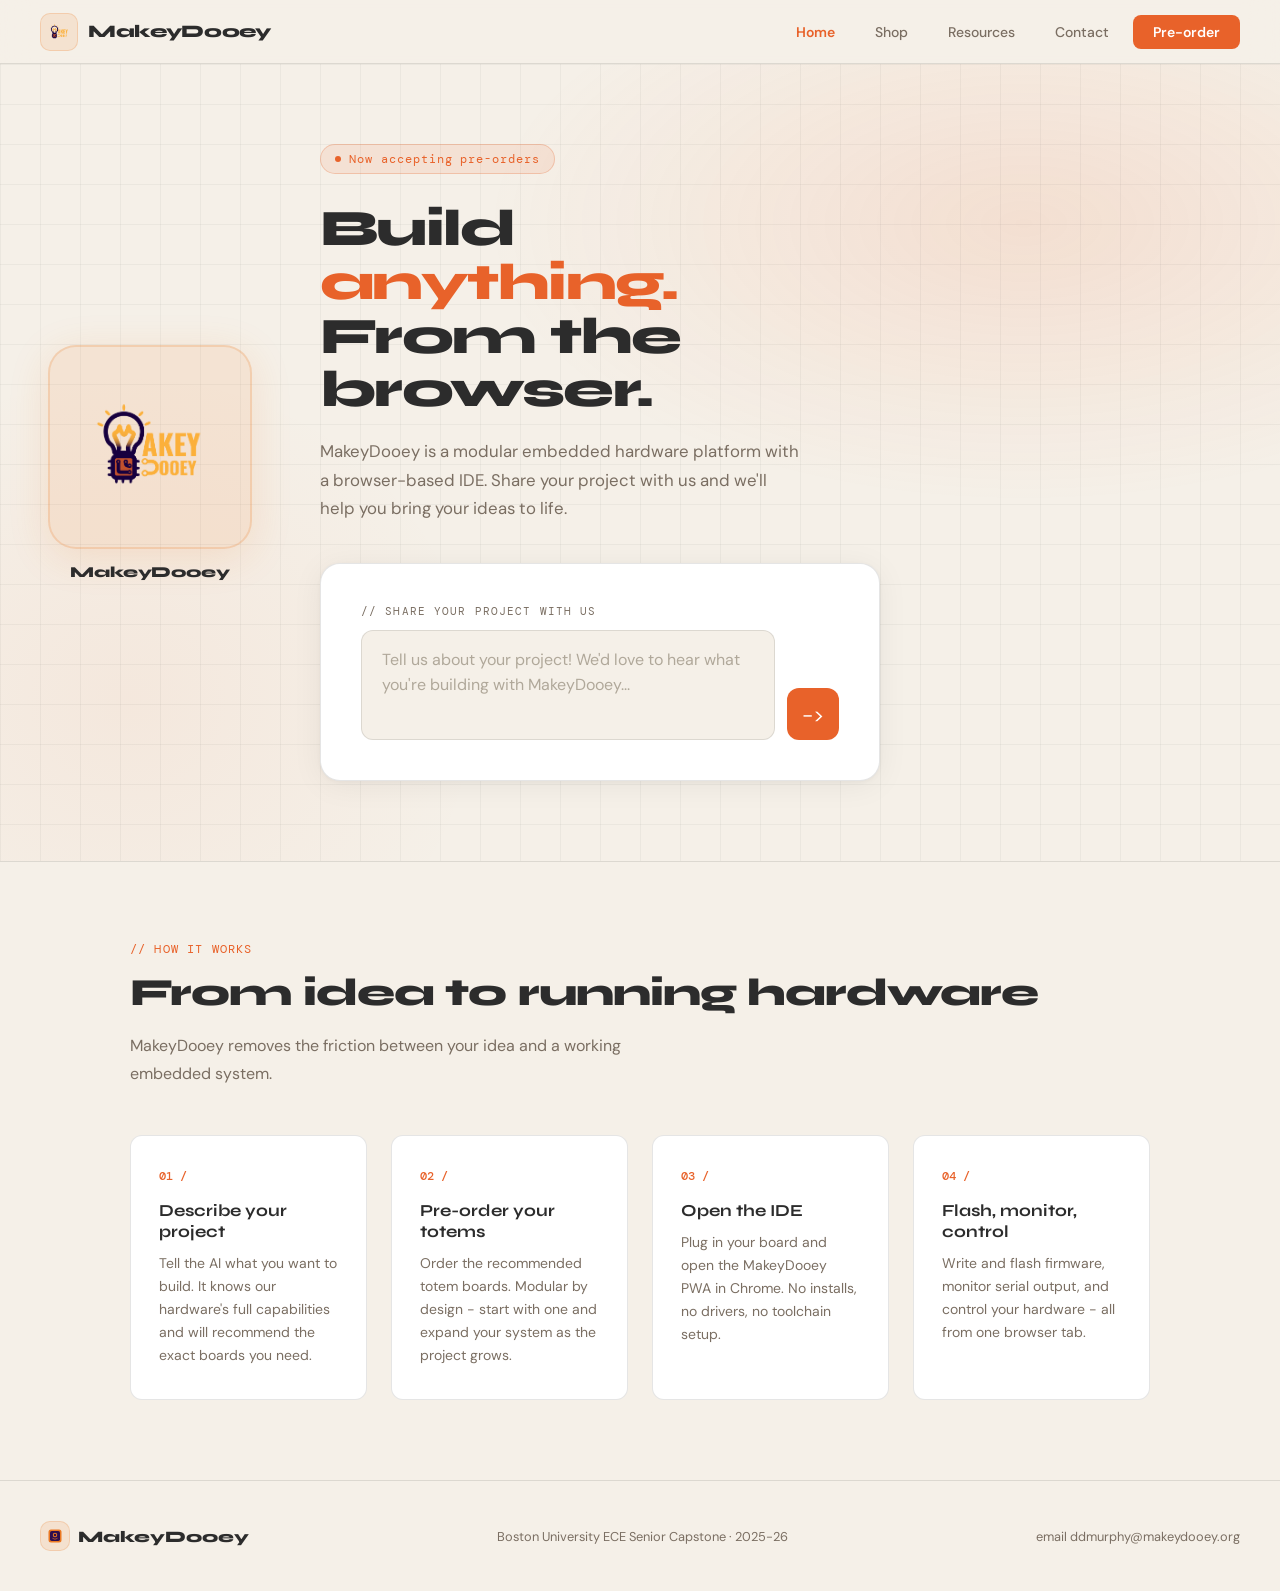
<file: index.html>
<!DOCTYPE html>
<html lang="en">
<head>
  <meta charset="UTF-8" />
  <meta name="viewport" content="width=device-width, initial-scale=1.0" />
  <title>MakeyDooey - Build Without Limits</title>
  <link rel="icon" type="image/png" href="assets/images/wike.png" />
  
  <!-- Preconnect to fonts -->
  <link rel="preconnect" href="https://fonts.googleapis.com" />
  <link rel="preconnect" href="https://fonts.gstatic.com" crossorigin />
  <link href="https://fonts.googleapis.com/css2?family=Syne:wght@400;600;700;800&family=DM+Mono:ital,wght@0,300;0,400;0,500;1,300&family=DM+Sans:ital,opsz,wght@0,9..40,300;0,9..40,400;0,9..40,500;1,9..40,300&display=swap" rel="stylesheet" />
  
  <!-- Modular CSS -->
  <link rel="stylesheet" href="css/variables.css" />
  <link rel="stylesheet" href="css/reset.css" />
  <link rel="stylesheet" href="css/navigation.css" />
  <link rel="stylesheet" href="css/hero.css" />
  <link rel="stylesheet" href="css/recommender.css" />
  <link rel="stylesheet" href="css/components.css" />
  <link rel="stylesheet" href="css/shop.css" />
  <link rel="stylesheet" href="css/modal.css" />
  <link rel="stylesheet" href="css/pages.css" />
  <link rel="stylesheet" href="css/footer.css" />
  <link rel="stylesheet" href="css/responsive.css" />
  
  <!-- Supabase SDK -->

</head>
<body>

  <!-- Navigation -->
  <nav>
    <button class="nav-logo">
      <div class="nav-logo-icon">
        <img src="assets/images/logo.png" alt="MakeyDooey" style="width:28px;height:28px;object-fit:contain;border-radius:6px;" />
      </div>
      MakeyDooey
    </button>
    <div class="nav-links">
      <button data-page="home" id="nav-home" class="active">Home</button>
      <button data-page="shop" id="nav-shop">Shop</button>
      <button data-page="resources" id="nav-resources">Resources</button>
      <button data-page="contact" id="nav-contact">Contact</button>
      <button class="nav-cta" onclick="window.location.href='preorder.html'">Pre-order</button>
    </div>
  </nav>

  <!-- Home Page -->
  <div class="page active" id="page-home">

    <!-- Hero -->
    <div class="hero">
      <div class="hero-bg"></div>
      <div class="hero-inner">

        <!-- Logo column -->
        <div class="hero-logo-col">
          <div class="hero-logo-box">
            <img src="assets/images/logo.png" alt="MakeyDooey" style="width:160px;height:160px;object-fit:contain;border-radius:16px;" />
          </div>
          <div class="hero-logo-wordmark">MakeyDooey</div>
        </div>

        <!-- Text column -->
        <div class="hero-text-col">
          <div class="hero-tag">Now accepting pre-orders</div>
          <h1>Build <em>anything.</em><br>From the browser.</h1>
          <p>MakeyDooey is a modular embedded hardware platform with a browser-based IDE. Share your project with us and we'll help you bring your ideas to life.</p>

          <!-- Project Submission -->
          <div class="recommender">
            <div class="recommender-label">// share your project with us</div>
            <div class="recommender-input-row">
              <textarea
                id="project-input"
                placeholder="Tell us about your project! We'd love to hear what you're building with MakeyDooey..."
                rows="3"
              ></textarea>
              <button class="recommender-send" id="send-btn" title="Send project">
                ->
              </button>
            </div>
            <div class="recommender-response" id="recommender-response">
              <div class="recommender-response-inner">
                <div class="response-label">// Project Submitted</div>
                <div class="response-text" id="response-text"></div>
              </div>
            </div>
          </div>
        </div>

      </div>
    </div>

    <hr class="divider" />

    <!-- How it works -->
    <div class="section">
      <div class="section-tag">// how it works</div>
      <h2>From idea to running hardware</h2>
      <p class="section-sub">MakeyDooey removes the friction between your idea and a working embedded system.</p>
      <div class="steps">
        <div class="step">
          <div class="step-num">01 /</div>
          <h3>Describe your project</h3>
          <p>Tell the AI what you want to build. It knows our hardware's full capabilities and will recommend the exact boards you need.</p>
        </div>
        <div class="step">
          <div class="step-num">02 /</div>
          <h3>Pre-order your totems</h3>
          <p>Order the recommended totem boards. Modular by design - start with one and expand your system as the project grows.</p>
        </div>
        <div class="step">
          <div class="step-num">03 /</div>
          <h3>Open the IDE</h3>
          <p>Plug in your board and open the MakeyDooey PWA in Chrome. No installs, no drivers, no toolchain setup.</p>
        </div>
        <div class="step">
          <div class="step-num">04 /</div>
          <h3>Flash, monitor, control</h3>
          <p>Write and flash firmware, monitor serial output, and control your hardware - all from one browser tab.</p>
        </div>
      </div>
    </div>

  </div>

  <!-- Shop Page -->
  <div class="page" id="page-shop">

    <div class="page-hero">
      <div class="section-tag">// pre-order now</div>
      <h1>MakeyDooey Hardware</h1>
      <p>Modular totem boards designed for makers, robotics teams, and embedded engineers. All boards ship with full PWA IDE support.</p>
    </div>

    <div class="section">
      <div class="products-grid">

        <!-- Main Totem -->
        <div class="product-card">
          <div class="product-thumb main-totem">
            <img src="assets/images/mtl.png" alt="Main Totem board" />
            <span class="chip-badge">STM32H755</span>
            <span class="preorder-badge">Pre-order</span>
          </div>
          <div class="product-body">
            <h3>Main Totem</h3>
            <p>The brain of the MakeyDooey system. Dual-core STM32H755 running FreeRTOS, acting as the UART bus host and command router for the full totem stack.</p>
            <div class="product-specs">
              <span class="spec-pill">STM32H755 Nucleo</span>
              <span class="spec-pill">FreeRTOS</span>
              <span class="spec-pill">UART host</span>
              <span class="spec-pill">480 MHz</span>
            </div>
            <div class="product-footer">
              <div class="product-price">
                TBD
                <span class="price-sub">Pricing coming soon</span>
              </div>
              <button class="btn-preorder" data-product="Main Totem">Notify Me</button>
            </div>
          </div>
        </div>

        <!-- Motor Totem -->
        <div class="product-card">
          <div class="product-thumb motor-totem">
            >
            <span class="chip-badge">ESP32-S3</span>
            <span class="preorder-badge">Pre-order</span>
          </div>
          <div class="product-body">
            <h3>Motor Totem</h3>
            <p>Drive up to 5 NEMA17 stepper motors and DC motors simultaneously. TMC2209 drivers with stallguard sensorless homing. Controlled over UART from the Main Totem or directly via the PWA.</p>
            <div class="product-specs">
              <span class="spec-pill">ESP32-S3</span>
              <span class="spec-pill">5× TMC2209</span>
              <span class="spec-pill">DRV8871 DC</span>
              <span class="spec-pill">Stallguard</span>
            </div>
            <div class="product-footer">
              <div class="product-price">
                TBD
                <span class="price-sub">Pricing coming soon</span>
              </div>
              <button class="btn-preorder" data-product="Motor Totem">Notify Me</button>
            </div>
          </div>
        </div>

        <!-- ShamanLink -->
        <div class="product-card">
          <div class="product-thumb shamanlink">
            <img src="assets/images/shamanlink.png" alt="ShamanLink PCB" />
            <span class="chip-badge">LPC55S69</span>
            <span class="preorder-badge">Pre-order</span>
          </div>
          <div class="product-body">
            <h3>ShamanLink</h3>
            <p>The custom USB bridge PCB. Converts USB-C to CMSIS-DAP for SWD programming and debugging, plus CAN bus routing between totems. The hardware backbone of the system.</p>
            <div class="product-specs">
              <span class="spec-pill">LPC55S69</span>
              <span class="spec-pill">CMSIS-DAP</span>
              <span class="spec-pill">SWD</span>
              <span class="spec-pill">CAN bus</span>
              <span class="spec-pill">USB-C</span>
            </div>
            <div class="product-footer">
              <div class="product-price">
                TBD
                <span class="price-sub">Pricing coming soon</span>
              </div>
              <button class="btn-preorder" data-product="ShamanLink">Notify Me</button>
            </div>
          </div>
        </div>

        <!-- Starter Bundle -->
        <div class="product-card">
          <div class="product-thumb bundle">
            <img src="assets/images/showcaseBoards.png" alt="MakeyDooey Starter Bundle" />
            <span class="preorder-badge">Best Value</span>
          </div>
          <div class="product-body">
            <h3>Starter Bundle</h3>
            <p>Everything you need to get started: Main Totem, Motor Totem, and ShamanLink. Pre-tested together and ready to drop into your project.</p>
            <div class="product-specs">
              <span class="spec-pill">Main Totem</span>
              <span class="spec-pill">Motor Totem</span>
              <span class="spec-pill">ShamanLink</span>
              <span class="spec-pill">USB-C cable</span>
            </div>
            <div class="product-footer">
              <div class="product-price">
                TBD
                <span class="price-sub">Bundle pricing TBD</span>
              </div>
              <button class="btn-preorder" data-product="Starter Bundle">Notify Me</button>
            </div>
          </div>
        </div>

      </div>
    </div>
  </div>

  <!-- Resources Page -->
  <div class="page" id="page-resources">

    <div class="page-hero">
      <div class="section-tag">// documentation & tools</div>
      <h1>Resources</h1>
      <p>Everything you need to start building with MakeyDooey - from the browser-based IDE to datasheets and source code.</p>
    </div>

    <div class="section">
      <div class="resources-grid">

        <div class="resource-card" onclick="window.open('https://makeydooey.github.io/Software','_blank')">
          <div class="resource-icon orange">></div>
          <h3>MakeyDooey PWA IDE</h3>
          <p>Open the browser-based IDE. Flash firmware, monitor serial output, and control your hardware - no installation required. Chrome or Edge recommended.</p>
          <span class="resource-cta">Open IDE ></span>
        </div>

        <div class="resource-card" onclick="window.open('https://github.com/MakeyDooey/Software','_blank')">
          <div class="resource-icon navy">></div>
          <h3>GitHub Repository</h3>
          <p>Browse the full source code for the PWA IDE, firmware examples, and hardware schematics. Issues and contributions welcome.</p>
          <span class="resource-cta">View on GitHub ></span>
        </div>

        <div class="resource-card" id="datasheet-card">
          <div class="resource-icon green">></div>
          <h3>Hardware Datasheets</h3>
          <p>Technical specifications and pin diagrams for the Main Totem, Motor Totem, and ShamanLink PCB. Updated as hardware revisions ship.</p>
          <span class="resource-cta" id="datasheet-status">Coming soon</span>
        </div>

        <div class="resource-card" id="manual-card">
          <div class="resource-icon orange">></div>
          <h3>User Manual</h3>
          <p>Step-by-step guide covering hardware setup, firmware flashing, serial monitoring, block sequencer, and Motor Totem control via BenjiPanel.</p>
          <span class="resource-cta" id="manual-status">Coming soon</span>
        </div>

        <div class="resource-card" onclick="window.open('https://github.com/MakeyDooey/Software/issues','_blank')">
          <div class="resource-icon navy">></div>
          <h3>Bug Reports & Issues</h3>
          <p>Found something wrong? Open an issue on GitHub. Include your browser version, OS, and steps to reproduce.</p>
          <span class="resource-cta">Open an issue ></span>
        </div>

        <div class="resource-card" data-page="contact">
          <div class="resource-icon green">></div>
          <h3>Get in Touch</h3>
          <p>Have a question that isn't covered here? Reach out directly to the team via email or through GitHub.</p>
          <span class="resource-cta">Contact us ></span>
        </div>

      </div>
    </div>
  </div>

  <!-- Contact Page -->
  <div class="page" id="page-contact">

    <div class="page-hero">
      <div class="section-tag">// get in touch</div>
      <h1>Contact</h1>
      <p>Questions about the hardware, the IDE, or a potential order? We'd love to hear from you.</p>
    </div>

    <div class="section">
      <div class="contact-grid">

        <div class="contact-card">
          <div class="contact-icon">></div>
          <h3>General Inquiries</h3>
          <p>For questions about orders, hardware specs, or anything else - email us directly.</p>
          <a href="mailto:ddmurphy@makeydooey.org" class="contact-link">
            ddmurphy@makeydooey.org ->
          </a>
        </div>

        <div class="contact-card">
          <div class="contact-icon">></div>
          <h3>GitHub</h3>
          <p>Browse the source code, report bugs, or open a feature request on our public repository.</p>
          <a href="https://github.com/MakeyDooey/Software" target="_blank" class="contact-link">
            github.com/MakeyDooey ->
          </a>
        </div>

        <div class="contact-card">
          <div class="contact-icon">></div>
          <h3>Software Support</h3>
          <p>Issues with the PWA IDE, firmware flashing, or serial communication? Open a GitHub issue with your browser and OS details.</p>
          <a href="https://github.com/MakeyDooey/Software/issues" target="_blank" class="contact-link">
            Open an issue ->
          </a>
        </div>

      </div>
    </div>
  </div>

  <!-- Footer -->
  <footer>
    <div class="footer-logo">
      <div class="nav-logo-icon">
        <svg viewBox="0 0 80 80" width="20" height="20" xmlns="http://www.w3.org/2000/svg">
          <rect x="14" y="14" width="52" height="52" rx="10" fill="#EB7923"/>
          <rect x="20" y="20" width="40" height="40" rx="7" fill="#2d0e4e"/>
          <circle cx="40" cy="36" r="9" fill="#EB7923"/>
          <circle cx="40" cy="36" r="5" fill="#2d0e4e"/>
          <path d="M31 50 Q40 57 49 50" stroke="#EB7923" stroke-width="2.5" fill="none" stroke-linecap="round"/>
        </svg>
      </div>
      MakeyDooey
    </div>
    <p>Boston University ECE Senior Capstone · 2025-26</p>
    <p>email <a href="mailto:ddmurphy@makeydooey.org" style="color:var(--muted);">ddmurphy@makeydooey.org</a></p>
  </footer>

  <!-- Pre-order Modal -->
  <div class="modal-overlay" id="modal-overlay">
    <div class="modal" id="modal">
      <button class="modal-close">></button>
      <div id="modal-body-form">
        <h3 id="modal-title">Get notified</h3>
        <p>Leave your email and we'll reach out as soon as <strong id="modal-product-name"></strong> pricing and availability is confirmed.</p>
        <div class="modal-field">
          <label>Full name</label>
          <input type="text" id="modal-name" placeholder="Ada Lovelace" />
        </div>
        <div class="modal-field">
          <label>Email address</label>
          <input type="email" id="modal-email" placeholder="ada@university.edu" />
        </div>
        <button class="modal-submit">Notify me when available</button>
      </div>
      <div id="modal-body-success" class="modal-success" style="display:none;">
        <div class="checkmark">></div>
        <h3>You're on the list!</h3>
        <p style="color:var(--muted);font-size:0.9rem;line-height:1.6;">We'll email you as soon as pre-orders go live. In the meantime, check out the free PWA IDE.</p>
        <br/>
        <button class="btn-preorder" onclick="window.open('https://makeydooey.github.io/Software','_blank')">Open the IDE ></button>
      </div>
    </div>
  </div>

  <!-- Modular JavaScript -->
  <script type="module" src="js/main.js"></script>
</body>
</html>
</file>
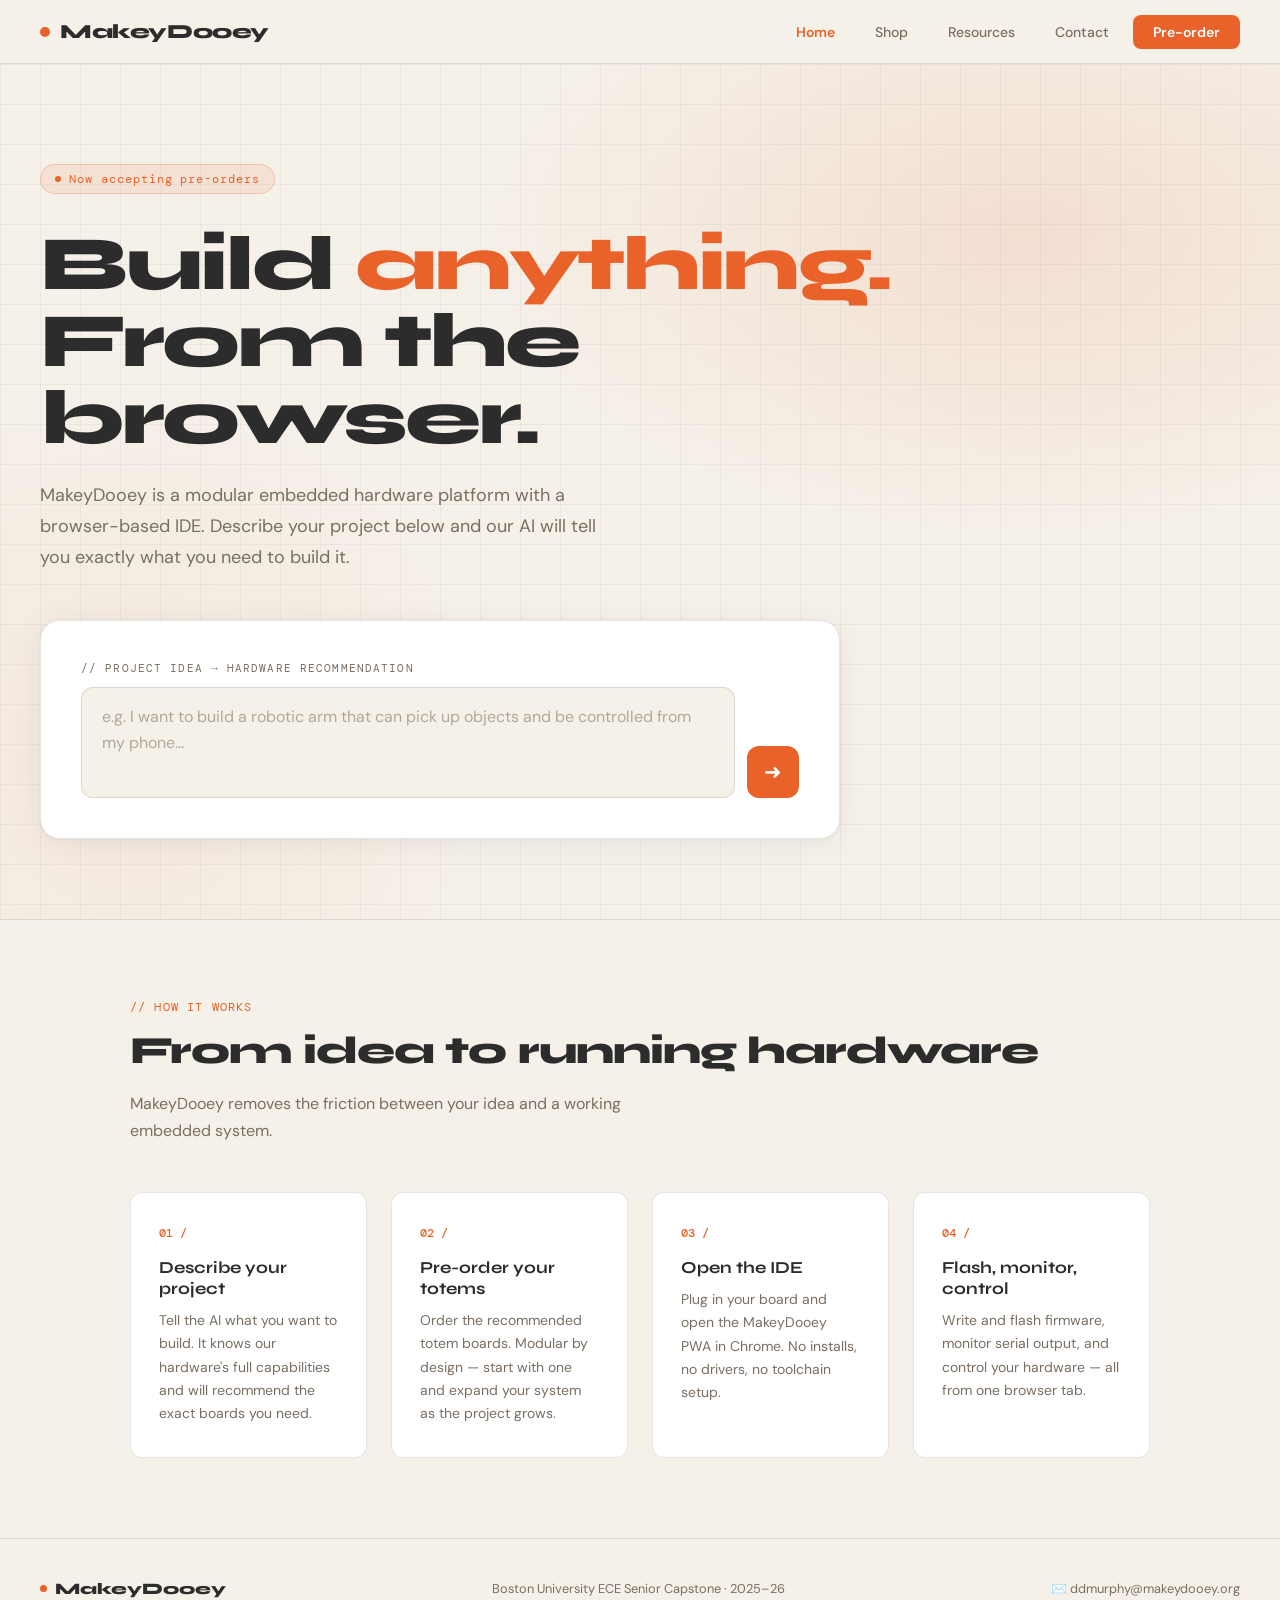
<file: makeydooeywebstore.html>
<!DOCTYPE html>
<html lang="en">
<head>
  <meta charset="UTF-8" />
  <meta name="viewport" content="width=device-width, initial-scale=1.0" />
  <title>MakeyDooey — Build Without Limits</title>
  <link rel="preconnect" href="https://fonts.googleapis.com" />
  <link rel="preconnect" href="https://fonts.gstatic.com" crossorigin />
  <link href="https://fonts.googleapis.com/css2?family=Syne:wght@400;600;700;800&family=DM+Mono:ital,wght@0,300;0,400;0,500;1,300&family=DM+Sans:ital,opsz,wght@0,9..40,300;0,9..40,400;0,9..40,500;1,9..40,300&display=swap" rel="stylesheet" />
  <style>
    /* ─── TOKENS ─────────────────────────────────────────────── */
    :root {
      --cream:      #F5F0E8;
      --cream-dark: #EDE6D6;
      --orange:     #E8622A;
      --orange-dim: #C44E1E;
      --aubergine:  #2D1B33;
      --navy:       #1A1F3A;
      --charcoal:   #2C2C2C;
      --muted:      #7A6E62;
      --border:     rgba(0,0,0,0.10);
      --ff-head:    'Syne', sans-serif;
      --ff-mono:    'DM Mono', monospace;
      --ff-body:    'DM Sans', sans-serif;
      --radius:     12px;
      --nav-h:      64px;
    }

    /* ─── RESET ──────────────────────────────────────────────── */
    *, *::before, *::after { box-sizing: border-box; margin: 0; padding: 0; }
    html { scroll-behavior: smooth; }
    body {
      font-family: var(--ff-body);
      background: var(--cream);
      color: var(--charcoal);
      min-height: 100vh;
      overflow-x: hidden;
    }
    a { color: inherit; text-decoration: none; }
    button { cursor: pointer; border: none; background: none; font: inherit; }
    img { max-width: 100%; display: block; }

    /* ─── NAV ────────────────────────────────────────────────── */
    nav {
      position: fixed; top: 0; left: 0; right: 0; z-index: 100;
      height: var(--nav-h);
      display: flex; align-items: center; justify-content: space-between;
      padding: 0 40px;
      background: rgba(245,240,232,0.88);
      backdrop-filter: blur(16px);
      border-bottom: 1px solid var(--border);
    }
    .nav-logo {
      font-family: var(--ff-head);
      font-size: 1.25rem;
      font-weight: 800;
      letter-spacing: -0.02em;
      color: var(--charcoal);
      display: flex; align-items: center; gap: 10px;
    }
    .nav-logo .dot {
      width: 10px; height: 10px;
      border-radius: 50%;
      background: var(--orange);
      display: inline-block;
    }
    .nav-links {
      display: flex; align-items: center; gap: 8px;
    }
    .nav-links button {
      font-family: var(--ff-body);
      font-size: 0.875rem;
      font-weight: 500;
      padding: 8px 16px;
      border-radius: 8px;
      color: var(--muted);
      transition: color 0.15s, background 0.15s;
    }
    .nav-links button:hover { color: var(--charcoal); background: var(--cream-dark); }
    .nav-links button.active { color: var(--orange); font-weight: 600; }
    .nav-cta {
      background: var(--orange) !important;
      color: #fff !important;
      padding: 8px 20px !important;
      border-radius: 8px !important;
      font-weight: 600 !important;
      transition: background 0.15s !important;
    }
    .nav-cta:hover { background: var(--orange-dim) !important; }

    /* ─── PAGE SYSTEM ────────────────────────────────────────── */
    .page { display: none; padding-top: var(--nav-h); min-height: 100vh; }
    .page.active { display: block; }

    /* ─── HERO ───────────────────────────────────────────────── */
    .hero {
      position: relative;
      padding: 100px 40px 80px;
      overflow: hidden;
    }
    .hero-bg {
      position: absolute; inset: 0; z-index: 0;
      background:
        radial-gradient(ellipse 60% 50% at 80% 20%, rgba(232,98,42,0.12) 0%, transparent 70%),
        radial-gradient(ellipse 40% 60% at 10% 80%, rgba(232,98,42,0.06) 0%, transparent 70%);
    }
    /* Grid texture */
    .hero-bg::after {
      content: '';
      position: absolute; inset: 0;
      background-image:
        linear-gradient(rgba(0,0,0,0.04) 1px, transparent 1px),
        linear-gradient(90deg, rgba(0,0,0,0.04) 1px, transparent 1px);
      background-size: 40px 40px;
    }
    .hero-inner {
      position: relative; z-index: 1;
      max-width: 900px;
    }
    .hero-tag {
      display: inline-flex; align-items: center; gap: 8px;
      font-family: var(--ff-mono);
      font-size: 0.75rem;
      letter-spacing: 0.08em;
      color: var(--orange);
      background: rgba(232,98,42,0.10);
      border: 1px solid rgba(232,98,42,0.25);
      padding: 6px 14px;
      border-radius: 100px;
      margin-bottom: 32px;
    }
    .hero-tag::before {
      content: '';
      width: 6px; height: 6px;
      border-radius: 50%;
      background: var(--orange);
      animation: blink 1.4s ease-in-out infinite;
    }
    @keyframes blink { 0%,100% { opacity:1; } 50% { opacity:0.2; } }
    .hero h1 {
      font-family: var(--ff-head);
      font-size: clamp(2.8rem, 6vw, 5.5rem);
      font-weight: 800;
      line-height: 1.0;
      letter-spacing: -0.03em;
      color: var(--charcoal);
      margin-bottom: 24px;
    }
    .hero h1 em {
      font-style: normal;
      color: var(--orange);
    }
    .hero p {
      font-size: 1.125rem;
      line-height: 1.7;
      color: var(--muted);
      max-width: 560px;
      margin-bottom: 48px;
    }

    /* ─── AI RECOMMENDER ─────────────────────────────────────── */
    .recommender {
      background: #fff;
      border: 1px solid var(--border);
      border-radius: 20px;
      padding: 40px;
      max-width: 800px;
      box-shadow: 0 4px 32px rgba(0,0,0,0.06), 0 1px 4px rgba(0,0,0,0.04);
    }
    .recommender-label {
      font-family: var(--ff-mono);
      font-size: 0.7rem;
      letter-spacing: 0.1em;
      text-transform: uppercase;
      color: var(--muted);
      margin-bottom: 12px;
    }
    .recommender-input-row {
      display: flex; gap: 12px; align-items: flex-end;
    }
    .recommender textarea {
      flex: 1;
      font-family: var(--ff-body);
      font-size: 1rem;
      line-height: 1.6;
      color: var(--charcoal);
      background: var(--cream);
      border: 1.5px solid var(--border);
      border-radius: 12px;
      padding: 16px 20px;
      resize: none;
      min-height: 100px;
      outline: none;
      transition: border-color 0.15s;
    }
    .recommender textarea::placeholder { color: #B0A89A; }
    .recommender textarea:focus { border-color: var(--orange); }
    .recommender-send {
      flex-shrink: 0;
      background: var(--orange);
      color: #fff;
      border-radius: 12px;
      width: 52px; height: 52px;
      display: flex; align-items: center; justify-content: center;
      font-size: 1.3rem;
      transition: background 0.15s, transform 0.1s;
      align-self: flex-end;
    }
    .recommender-send:hover { background: var(--orange-dim); transform: scale(1.04); }
    .recommender-send:disabled { background: #ccc; transform: none; cursor: not-allowed; }
    .recommender-response {
      margin-top: 28px;
      display: none;
    }
    .recommender-response.visible { display: block; }
    .recommender-response-inner {
      background: var(--cream);
      border: 1px solid var(--border);
      border-radius: 12px;
      padding: 24px 28px;
    }
    .response-label {
      font-family: var(--ff-mono);
      font-size: 0.68rem;
      letter-spacing: 0.12em;
      text-transform: uppercase;
      color: var(--orange);
      margin-bottom: 14px;
    }
    .response-text {
      font-size: 0.95rem;
      line-height: 1.75;
      color: var(--charcoal);
      white-space: pre-wrap;
    }
    .response-text strong { color: var(--orange); font-weight: 600; }
    .thinking {
      display: flex; align-items: center; gap: 10px;
      color: var(--muted);
      font-size: 0.9rem;
      font-style: italic;
    }
    .thinking-dots span {
      display: inline-block;
      width: 5px; height: 5px;
      border-radius: 50%;
      background: var(--orange);
      margin: 0 2px;
      animation: bounce 1.2s ease-in-out infinite;
    }
    .thinking-dots span:nth-child(2) { animation-delay: 0.2s; }
    .thinking-dots span:nth-child(3) { animation-delay: 0.4s; }
    @keyframes bounce { 0%,80%,100%{transform:translateY(0)} 40%{transform:translateY(-6px)} }

    /* ─── SECTION COMMONS ────────────────────────────────────── */
    .section {
      padding: 80px 40px;
      max-width: 1100px;
      margin: 0 auto;
    }
    .section-tag {
      font-family: var(--ff-mono);
      font-size: 0.72rem;
      letter-spacing: 0.1em;
      text-transform: uppercase;
      color: var(--orange);
      margin-bottom: 12px;
    }
    .section h2 {
      font-family: var(--ff-head);
      font-size: clamp(1.8rem, 3vw, 2.8rem);
      font-weight: 800;
      letter-spacing: -0.025em;
      color: var(--charcoal);
      margin-bottom: 16px;
    }
    .section-sub {
      font-size: 1rem;
      color: var(--muted);
      line-height: 1.7;
      max-width: 520px;
      margin-bottom: 48px;
    }
    hr.divider {
      border: none;
      border-top: 1px solid var(--border);
      margin: 0;
    }

    /* ─── HOW IT WORKS ───────────────────────────────────────── */
    .steps {
      display: grid;
      grid-template-columns: repeat(auto-fit, minmax(220px, 1fr));
      gap: 24px;
      margin-top: 48px;
    }
    .step {
      background: #fff;
      border: 1px solid var(--border);
      border-radius: var(--radius);
      padding: 32px 28px;
    }
    .step-num {
      font-family: var(--ff-mono);
      font-size: 0.75rem;
      color: var(--orange);
      font-weight: 500;
      margin-bottom: 16px;
    }
    .step h3 {
      font-family: var(--ff-head);
      font-size: 1.05rem;
      font-weight: 700;
      margin-bottom: 10px;
    }
    .step p { font-size: 0.875rem; color: var(--muted); line-height: 1.65; }

    /* ─── PURCHASING PAGE ────────────────────────────────────── */
    .page-hero {
      padding: 80px 40px 40px;
      border-bottom: 1px solid var(--border);
      background: linear-gradient(to bottom, var(--cream-dark), var(--cream));
    }
    .page-hero h1 {
      font-family: var(--ff-head);
      font-size: clamp(2rem, 4vw, 3.5rem);
      font-weight: 800;
      letter-spacing: -0.03em;
      max-width: 700px;
      margin-bottom: 16px;
    }
    .page-hero p { color: var(--muted); max-width: 500px; line-height: 1.7; }

    .products-grid {
      display: grid;
      grid-template-columns: repeat(auto-fill, minmax(300px, 1fr));
      gap: 24px;
    }
    .product-card {
      background: #fff;
      border: 1px solid var(--border);
      border-radius: 16px;
      overflow: hidden;
      display: flex; flex-direction: column;
      transition: box-shadow 0.2s, transform 0.2s;
    }
    .product-card:hover {
      box-shadow: 0 8px 40px rgba(0,0,0,0.10);
      transform: translateY(-2px);
    }
    .product-thumb {
      height: 180px;
      display: flex; align-items: center; justify-content: center;
      font-size: 3rem;
      position: relative;
      overflow: hidden;
    }
    .product-thumb.main-totem { background: linear-gradient(135deg, #1A1F3A 0%, #2D1B33 100%); }
    .product-thumb.motor-totem { background: linear-gradient(135deg, #2D1B33 0%, #E8622A22 100%); }
    .product-thumb.shamanlink { background: linear-gradient(135deg, #1a2a1a 0%, #2a3a1a 100%); }
    .product-thumb.bundle { background: linear-gradient(135deg, #2a1a1a 0%, #E8622A33 100%); }
    .chip-badge {
      position: absolute; top: 16px; right: 16px;
      font-family: var(--ff-mono);
      font-size: 0.65rem;
      letter-spacing: 0.08em;
      text-transform: uppercase;
      background: rgba(255,255,255,0.12);
      color: rgba(255,255,255,0.85);
      border: 1px solid rgba(255,255,255,0.18);
      padding: 4px 10px;
      border-radius: 100px;
    }
    .preorder-badge {
      position: absolute; top: 16px; left: 16px;
      font-family: var(--ff-mono);
      font-size: 0.65rem;
      letter-spacing: 0.06em;
      text-transform: uppercase;
      background: var(--orange);
      color: #fff;
      padding: 4px 10px;
      border-radius: 100px;
    }
    .product-body { padding: 24px; flex: 1; display: flex; flex-direction: column; }
    .product-body h3 {
      font-family: var(--ff-head);
      font-size: 1.1rem;
      font-weight: 700;
      margin-bottom: 8px;
    }
    .product-body p { font-size: 0.85rem; color: var(--muted); line-height: 1.65; margin-bottom: 16px; flex: 1; }
    .product-specs {
      display: flex; flex-wrap: wrap; gap: 6px;
      margin-bottom: 20px;
    }
    .spec-pill {
      font-family: var(--ff-mono);
      font-size: 0.68rem;
      letter-spacing: 0.05em;
      background: var(--cream);
      border: 1px solid var(--border);
      color: var(--charcoal);
      padding: 4px 10px;
      border-radius: 100px;
    }
    .product-footer {
      display: flex; align-items: center; justify-content: space-between;
      padding-top: 16px;
      border-top: 1px solid var(--border);
    }
    .product-price {
      font-family: var(--ff-head);
      font-size: 1.4rem;
      font-weight: 700;
      color: var(--charcoal);
    }
    .product-price .price-sub { font-size: 0.75rem; font-weight: 400; color: var(--muted); display: block; margin-top: 2px; font-family: var(--ff-body); }
    .btn-preorder {
      background: var(--orange);
      color: #fff;
      font-family: var(--ff-body);
      font-size: 0.875rem;
      font-weight: 600;
      padding: 10px 20px;
      border-radius: 10px;
      transition: background 0.15s;
    }
    .btn-preorder:hover { background: var(--orange-dim); }

    /* ─── PREORDER MODAL ─────────────────────────────────────── */
    .modal-overlay {
      position: fixed; inset: 0; z-index: 200;
      background: rgba(0,0,0,0.55);
      backdrop-filter: blur(4px);
      display: none;
      align-items: center; justify-content: center;
      padding: 20px;
    }
    .modal-overlay.open { display: flex; }
    .modal {
      background: var(--cream);
      border-radius: 20px;
      padding: 40px;
      max-width: 440px;
      width: 100%;
      position: relative;
      animation: modal-in 0.2s ease;
    }
    @keyframes modal-in { from { opacity:0; transform:scale(0.95) translateY(10px); } to { opacity:1; transform:none; } }
    .modal-close {
      position: absolute; top: 16px; right: 16px;
      width: 32px; height: 32px;
      border-radius: 50%;
      background: var(--cream-dark);
      display: flex; align-items: center; justify-content: center;
      font-size: 1rem;
      color: var(--muted);
      transition: background 0.15s;
    }
    .modal-close:hover { background: var(--border); }
    .modal h3 {
      font-family: var(--ff-head);
      font-size: 1.4rem;
      font-weight: 800;
      margin-bottom: 8px;
    }
    .modal p { font-size: 0.875rem; color: var(--muted); line-height: 1.65; margin-bottom: 24px; }
    .modal-field { margin-bottom: 16px; }
    .modal-field label {
      display: block;
      font-size: 0.8rem;
      font-weight: 500;
      color: var(--charcoal);
      margin-bottom: 6px;
    }
    .modal-field input {
      width: 100%;
      font-family: var(--ff-body);
      font-size: 0.95rem;
      background: #fff;
      border: 1.5px solid var(--border);
      border-radius: 10px;
      padding: 12px 16px;
      outline: none;
      transition: border-color 0.15s;
      color: var(--charcoal);
    }
    .modal-field input:focus { border-color: var(--orange); }
    .modal-submit {
      width: 100%;
      background: var(--orange);
      color: #fff;
      font-size: 1rem;
      font-weight: 600;
      padding: 14px;
      border-radius: 12px;
      transition: background 0.15s;
      margin-top: 8px;
    }
    .modal-submit:hover { background: var(--orange-dim); }
    .modal-success { text-align: center; padding: 20px 0; }
    .modal-success .checkmark { font-size: 2.5rem; margin-bottom: 16px; }
    .modal-success h3 { margin-bottom: 8px; }

    /* ─── CONTACT PAGE ───────────────────────────────────────── */
    .contact-grid {
      display: grid;
      grid-template-columns: repeat(auto-fit, minmax(260px, 1fr));
      gap: 20px;
    }
    .contact-card {
      background: #fff;
      border: 1px solid var(--border);
      border-radius: 16px;
      padding: 32px 28px;
      display: flex; flex-direction: column; gap: 16px;
      transition: box-shadow 0.2s;
    }
    .contact-card:hover { box-shadow: 0 4px 24px rgba(0,0,0,0.08); }
    .contact-icon {
      width: 48px; height: 48px;
      border-radius: 12px;
      background: rgba(232,98,42,0.10);
      display: flex; align-items: center; justify-content: center;
      font-size: 1.4rem;
    }
    .contact-card h3 {
      font-family: var(--ff-head);
      font-size: 1rem;
      font-weight: 700;
    }
    .contact-card p { font-size: 0.85rem; color: var(--muted); line-height: 1.6; }
    .contact-link {
      display: inline-flex; align-items: center; gap: 6px;
      font-size: 0.875rem;
      font-weight: 600;
      color: var(--orange);
      transition: gap 0.15s;
    }
    .contact-link:hover { gap: 10px; }

    /* ─── RESOURCES PAGE ─────────────────────────────────────── */
    .resources-grid {
      display: grid;
      grid-template-columns: repeat(auto-fit, minmax(280px, 1fr));
      gap: 20px;
    }
    .resource-card {
      background: #fff;
      border: 1px solid var(--border);
      border-radius: 16px;
      padding: 32px 28px;
      display: flex; flex-direction: column; gap: 12px;
      transition: box-shadow 0.2s, transform 0.2s;
      cursor: pointer;
    }
    .resource-card:hover {
      box-shadow: 0 6px 32px rgba(0,0,0,0.09);
      transform: translateY(-2px);
    }
    .resource-icon {
      width: 52px; height: 52px;
      border-radius: 14px;
      display: flex; align-items: center; justify-content: center;
      font-size: 1.5rem;
    }
    .resource-icon.orange { background: rgba(232,98,42,0.12); }
    .resource-icon.navy { background: rgba(26,31,58,0.08); }
    .resource-icon.green { background: rgba(34,139,34,0.08); }
    .resource-card h3 {
      font-family: var(--ff-head);
      font-size: 1.05rem;
      font-weight: 700;
    }
    .resource-card p { font-size: 0.85rem; color: var(--muted); line-height: 1.65; flex: 1; }
    .resource-cta {
      display: inline-flex; align-items: center; gap: 6px;
      font-size: 0.85rem;
      font-weight: 600;
      color: var(--orange);
      margin-top: 4px;
    }

    /* ─── FOOTER ─────────────────────────────────────────────── */
    footer {
      border-top: 1px solid var(--border);
      padding: 40px;
      display: flex; align-items: center; justify-content: space-between;
      flex-wrap: wrap; gap: 16px;
    }
    .footer-logo {
      font-family: var(--ff-head);
      font-size: 1rem;
      font-weight: 800;
      color: var(--charcoal);
      display: flex; align-items: center; gap: 8px;
    }
    .footer-logo .dot { width: 7px; height: 7px; border-radius: 50%; background: var(--orange); }
    footer p { font-size: 0.8rem; color: var(--muted); }

    /* ─── RESPONSIVE ─────────────────────────────────────────── */
    @media (max-width: 640px) {
      nav { padding: 0 20px; }
      .nav-links button:not(.nav-cta) { display: none; }
      .hero { padding: 60px 20px 60px; }
      .recommender { padding: 24px; }
      .recommender-input-row { flex-direction: column; }
      .recommender-send { width: 100%; height: 48px; }
      .section { padding: 60px 20px; }
      .page-hero { padding: 60px 20px 40px; }
      footer { padding: 24px 20px; }
    }
  </style>
</head>
<body>

  <!-- ═══ NAV ════════════════════════════════════════════════ -->
  <nav>
    <button class="nav-logo" onclick="showPage('home')">
      <span class="dot"></span>MakeyDooey
    </button>
    <div class="nav-links">
      <button onclick="showPage('home')" id="nav-home" class="active">Home</button>
      <button onclick="showPage('shop')" id="nav-shop">Shop</button>
      <button onclick="showPage('resources')" id="nav-resources">Resources</button>
      <button onclick="showPage('contact')" id="nav-contact">Contact</button>
      <button class="nav-cta" onclick="showPage('shop')">Pre-order</button>
    </div>
  </nav>

  <!-- ═══ HOME PAGE ══════════════════════════════════════════ -->
  <div class="page active" id="page-home">

    <!-- Hero -->
    <div class="hero">
      <div class="hero-bg"></div>
      <div class="hero-inner">
        <div class="hero-tag">Now accepting pre-orders</div>
        <h1>Build <em>anything.</em><br>From the browser.</h1>
        <p>MakeyDooey is a modular embedded hardware platform with a browser-based IDE. Describe your project below and our AI will tell you exactly what you need to build it.</p>

        <!-- AI Recommender -->
        <div class="recommender">
          <div class="recommender-label">// project idea → hardware recommendation</div>
          <div class="recommender-input-row">
            <textarea
              id="idea-input"
              placeholder="e.g. I want to build a robotic arm that can pick up objects and be controlled from my phone..."
              rows="3"
            ></textarea>
            <button class="recommender-send" id="send-btn" onclick="getRecommendation()" title="Get recommendation">
              ➜
            </button>
          </div>
          <div class="recommender-response" id="recommender-response">
            <div class="recommender-response-inner">
              <div class="response-label">// MakeyDooey AI · Hardware Recommendation</div>
              <div class="response-text" id="response-text"></div>
            </div>
          </div>
        </div>
      </div>
    </div>

    <hr class="divider" />

    <!-- How it works -->
    <div class="section">
      <div class="section-tag">// how it works</div>
      <h2>From idea to running hardware</h2>
      <p class="section-sub">MakeyDooey removes the friction between your idea and a working embedded system.</p>
      <div class="steps">
        <div class="step">
          <div class="step-num">01 /</div>
          <h3>Describe your project</h3>
          <p>Tell the AI what you want to build. It knows our hardware's full capabilities and will recommend the exact boards you need.</p>
        </div>
        <div class="step">
          <div class="step-num">02 /</div>
          <h3>Pre-order your totems</h3>
          <p>Order the recommended totem boards. Modular by design — start with one and expand your system as the project grows.</p>
        </div>
        <div class="step">
          <div class="step-num">03 /</div>
          <h3>Open the IDE</h3>
          <p>Plug in your board and open the MakeyDooey PWA in Chrome. No installs, no drivers, no toolchain setup.</p>
        </div>
        <div class="step">
          <div class="step-num">04 /</div>
          <h3>Flash, monitor, control</h3>
          <p>Write and flash firmware, monitor serial output, and control your hardware — all from one browser tab.</p>
        </div>
      </div>
    </div>

  </div>

  <!-- ═══ SHOP PAGE ══════════════════════════════════════════ -->
  <div class="page" id="page-shop">

    <div class="page-hero">
      <div class="section-tag">// pre-order now</div>
      <h1>MakeyDooey Hardware</h1>
      <p>Modular totem boards designed for makers, robotics teams, and embedded engineers. All boards ship with full PWA IDE support.</p>
    </div>

    <div class="section">
      <div class="products-grid">

        <!-- Main Totem -->
        <div class="product-card">
          <div class="product-thumb main-totem">
            🧠
            <span class="chip-badge">STM32H755</span>
            <span class="preorder-badge">Pre-order</span>
          </div>
          <div class="product-body">
            <h3>Main Totem</h3>
            <p>The brain of the MakeyDooey system. Dual-core STM32H755 running FreeRTOS, acting as the UART bus host and command router for the full totem stack.</p>
            <div class="product-specs">
              <span class="spec-pill">STM32H755 Nucleo</span>
              <span class="spec-pill">FreeRTOS</span>
              <span class="spec-pill">UART host</span>
              <span class="spec-pill">480 MHz</span>
            </div>
            <div class="product-footer">
              <div class="product-price">
                TBD
                <span class="price-sub">Pricing coming soon</span>
              </div>
              <button class="btn-preorder" onclick="openModal('Main Totem')">Notify Me</button>
            </div>
          </div>
        </div>

        <!-- Motor Totem -->
        <div class="product-card">
          <div class="product-thumb motor-totem">
            ⚙️
            <span class="chip-badge">ESP32-S3</span>
            <span class="preorder-badge">Pre-order</span>
          </div>
          <div class="product-body">
            <h3>Motor Totem</h3>
            <p>Drive up to 5 NEMA17 stepper motors and DC motors simultaneously. TMC2209 drivers with stallguard sensorless homing. Controlled over UART from the Main Totem or directly via the PWA.</p>
            <div class="product-specs">
              <span class="spec-pill">ESP32-S3</span>
              <span class="spec-pill">5× TMC2209</span>
              <span class="spec-pill">DRV8871 DC</span>
              <span class="spec-pill">Stallguard</span>
            </div>
            <div class="product-footer">
              <div class="product-price">
                TBD
                <span class="price-sub">Pricing coming soon</span>
              </div>
              <button class="btn-preorder" onclick="openModal('Motor Totem')">Notify Me</button>
            </div>
          </div>
        </div>

        <!-- ShamanLink -->
        <div class="product-card">
          <div class="product-thumb shamanlink">
            🔗
            <span class="chip-badge">LPC55S69</span>
            <span class="preorder-badge">Pre-order</span>
          </div>
          <div class="product-body">
            <h3>ShamanLink</h3>
            <p>The custom USB bridge PCB. Converts USB-C to CMSIS-DAP for SWD programming and debugging, plus CAN bus routing between totems. The hardware backbone of the system.</p>
            <div class="product-specs">
              <span class="spec-pill">LPC55S69</span>
              <span class="spec-pill">CMSIS-DAP</span>
              <span class="spec-pill">SWD</span>
              <span class="spec-pill">CAN bus</span>
              <span class="spec-pill">USB-C</span>
            </div>
            <div class="product-footer">
              <div class="product-price">
                TBD
                <span class="price-sub">Pricing coming soon</span>
              </div>
              <button class="btn-preorder" onclick="openModal('ShamanLink')">Notify Me</button>
            </div>
          </div>
        </div>

        <!-- Starter Bundle -->
        <div class="product-card">
          <div class="product-thumb bundle">
            📦
            <span class="preorder-badge">Best Value</span>
          </div>
          <div class="product-body">
            <h3>Starter Bundle</h3>
            <p>Everything you need to get started: Main Totem, Motor Totem, and ShamanLink. Pre-tested together and ready to drop into your project.</p>
            <div class="product-specs">
              <span class="spec-pill">Main Totem</span>
              <span class="spec-pill">Motor Totem</span>
              <span class="spec-pill">ShamanLink</span>
              <span class="spec-pill">USB-C cable</span>
            </div>
            <div class="product-footer">
              <div class="product-price">
                TBD
                <span class="price-sub">Bundle pricing TBD</span>
              </div>
              <button class="btn-preorder" onclick="openModal('Starter Bundle')">Notify Me</button>
            </div>
          </div>
        </div>

      </div>
    </div>
  </div>

  <!-- ═══ RESOURCES PAGE ════════════════════════════════════ -->
  <div class="page" id="page-resources">

    <div class="page-hero">
      <div class="section-tag">// documentation & tools</div>
      <h1>Resources</h1>
      <p>Everything you need to start building with MakeyDooey — from the browser-based IDE to datasheets and source code.</p>
    </div>

    <div class="section">
      <div class="resources-grid">

        <div class="resource-card" onclick="window.open('https://makeydooey.github.io/Software','_blank')">
          <div class="resource-icon orange">🖥️</div>
          <h3>MakeyDooey PWA IDE</h3>
          <p>Open the browser-based IDE. Flash firmware, monitor serial output, and control your hardware — no installation required. Chrome or Edge recommended.</p>
          <span class="resource-cta">Open IDE →</span>
        </div>

        <div class="resource-card" onclick="window.open('https://github.com/MakeyDooey/Software','_blank')">
          <div class="resource-icon navy">🐙</div>
          <h3>GitHub Repository</h3>
          <p>Browse the full source code for the PWA IDE, firmware examples, and hardware schematics. Issues and contributions welcome.</p>
          <span class="resource-cta">View on GitHub →</span>
        </div>

        <div class="resource-card" id="datasheet-card">
          <div class="resource-icon green">📄</div>
          <h3>Hardware Datasheets</h3>
          <p>Technical specifications and pin diagrams for the Main Totem, Motor Totem, and ShamanLink PCB. Updated as hardware revisions ship.</p>
          <span class="resource-cta" id="datasheet-status">Coming soon</span>
        </div>

        <div class="resource-card" id="manual-card">
          <div class="resource-icon orange">📖</div>
          <h3>User Manual</h3>
          <p>Step-by-step guide covering hardware setup, firmware flashing, serial monitoring, block sequencer, and Motor Totem control via BenjiPanel.</p>
          <span class="resource-cta" id="manual-status">Coming soon</span>
        </div>

        <div class="resource-card" onclick="window.open('https://github.com/MakeyDooey/Software/issues','_blank')">
          <div class="resource-icon navy">🐛</div>
          <h3>Bug Reports & Issues</h3>
          <p>Found something wrong? Open an issue on GitHub. Include your browser version, OS, and steps to reproduce.</p>
          <span class="resource-cta">Open an issue →</span>
        </div>

        <div class="resource-card" onclick="showPage('contact')">
          <div class="resource-icon green">✉️</div>
          <h3>Get in Touch</h3>
          <p>Have a question that isn't covered here? Reach out directly to the team via email or through GitHub.</p>
          <span class="resource-cta">Contact us →</span>
        </div>

      </div>
    </div>
  </div>

  <!-- ═══ CONTACT PAGE ══════════════════════════════════════ -->
  <div class="page" id="page-contact">

    <div class="page-hero">
      <div class="section-tag">// get in touch</div>
      <h1>Contact</h1>
      <p>Questions about the hardware, the IDE, or a potential order? We'd love to hear from you.</p>
    </div>

    <div class="section">
      <div class="contact-grid">

        <div class="contact-card">
          <div class="contact-icon">✉️</div>
          <h3>General Inquiries</h3>
          <p>For questions about orders, hardware specs, or anything else — email us directly.</p>
          <a href="mailto:ddmurphy@makeydooey.org" class="contact-link">
            ddmurphy@makeydooey.org →
          </a>
        </div>

        <div class="contact-card">
          <div class="contact-icon">🐙</div>
          <h3>GitHub</h3>
          <p>Browse the source code, report bugs, or open a feature request on our public repository.</p>
          <a href="https://github.com/MakeyDooey/Software" target="_blank" class="contact-link">
            github.com/MakeyDooey →
          </a>
        </div>

        <div class="contact-card">
          <div class="contact-icon">🐛</div>
          <h3>Software Support</h3>
          <p>Issues with the PWA IDE, firmware flashing, or serial communication? Open a GitHub issue with your browser and OS details.</p>
          <a href="https://github.com/MakeyDooey/Software/issues" target="_blank" class="contact-link">
            Open an issue →
          </a>
        </div>

      </div>
    </div>
  </div>

  <!-- ═══ FOOTER ════════════════════════════════════════════ -->
  <footer>
    <div class="footer-logo"><span class="dot"></span>MakeyDooey</div>
    <p>Boston University ECE Senior Capstone · 2025–26</p>
    <p>✉️ <a href="mailto:ddmurphy@makeydooey.org" style="color:var(--muted);">ddmurphy@makeydooey.org</a></p>
  </footer>

  <!-- ═══ PRE-ORDER MODAL ═══════════════════════════════════ -->
  <div class="modal-overlay" id="modal-overlay" onclick="closeModalOutside(event)">
    <div class="modal" id="modal">
      <button class="modal-close" onclick="closeModal()">✕</button>
      <div id="modal-body-form">
        <h3 id="modal-title">Get notified</h3>
        <p>Leave your email and we'll reach out as soon as <strong id="modal-product-name"></strong> pricing and availability is confirmed.</p>
        <div class="modal-field">
          <label>Full name</label>
          <input type="text" id="modal-name" placeholder="Ada Lovelace" />
        </div>
        <div class="modal-field">
          <label>Email address</label>
          <input type="email" id="modal-email" placeholder="ada@university.edu" />
        </div>
        <button class="modal-submit" onclick="submitPreorder()">Notify me when available</button>
      </div>
      <div id="modal-body-success" class="modal-success" style="display:none;">
        <div class="checkmark">✅</div>
        <h3>You're on the list!</h3>
        <p style="color:var(--muted);font-size:0.9rem;line-height:1.6;">We'll email you as soon as pre-orders go live. In the meantime, check out the free PWA IDE.</p>
        <br/>
        <button class="btn-preorder" onclick="window.open('https://makeydooey.github.io/Software','_blank')">Open the IDE →</button>
      </div>
    </div>
  </div>

  <script>
    // ── PAGE ROUTING ────────────────────────────────────────
    function showPage(id) {
      document.querySelectorAll('.page').forEach(p => p.classList.remove('active'));
      document.querySelectorAll('.nav-links button').forEach(b => b.classList.remove('active'));
      document.getElementById('page-' + id).classList.add('active');
      const navBtn = document.getElementById('nav-' + id);
      if (navBtn) navBtn.classList.add('active');
      window.scrollTo({ top: 0 });
    }

    // ── MODAL ───────────────────────────────────────────────
    let currentProduct = '';
    function openModal(product) {
      currentProduct = product;
      document.getElementById('modal-product-name').textContent = product;
      document.getElementById('modal-title').textContent = 'Get notified — ' + product;
      document.getElementById('modal-body-form').style.display = 'block';
      document.getElementById('modal-body-success').style.display = 'none';
      document.getElementById('modal-name').value = '';
      document.getElementById('modal-email').value = '';
      document.getElementById('modal-overlay').classList.add('open');
    }
    function closeModal() {
      document.getElementById('modal-overlay').classList.remove('open');
    }
    function closeModalOutside(e) {
      if (e.target === document.getElementById('modal-overlay')) closeModal();
    }
    function submitPreorder() {
      const name = document.getElementById('modal-name').value.trim();
      const email = document.getElementById('modal-email').value.trim();
      if (!name || !email) { alert('Please fill in both fields.'); return; }
      // In production: POST to a form endpoint (Formspree, Supabase, etc.)
      document.getElementById('modal-body-form').style.display = 'none';
      document.getElementById('modal-body-success').style.display = 'block';
    }

    // ── AI RECOMMENDER ──────────────────────────────────────
    const HARDWARE_CONTEXT = `
You are MakeyDooey's hardware recommendation AI. MakeyDooey is a modular embedded hardware platform.

Our available boards:
- Main Totem: STM32H755 Nucleo, dual-core 480MHz, FreeRTOS, UART bus host, command router for all other totems. Use for: any project needing a powerful central controller, PID control, real-time tasks, or communication hub.
- Motor Totem: ESP32-S3, drives up to 5 NEMA17 stepper motors (TMC2209 with stallguard sensorless homing) plus DC motors (DRV8871). Use for: robotics, CNC, prosthetics, any project with motor control.
- ShamanLink: Custom PCB with LPC55S69, provides USB-C to CMSIS-DAP bridge, SWD programming, and CAN bus between totems. Use for: any project that needs the full system connected to a computer for flashing/debugging.
- PWA IDE: Free browser-based IDE (no install). Flash firmware, monitor serial, control hardware from Chrome or Edge.

Recommend ONLY our boards above. Be specific about which boards are needed and why. Be concise — 3-5 sentences. Format as: first state the recommended boards in bold, then explain why each is needed. End with one encouraging sentence about what they can build.
    `.trim();

    async function getRecommendation() {
      const input = document.getElementById('idea-input').value.trim();
      if (!input) return;

      const btn = document.getElementById('send-btn');
      const responseDiv = document.getElementById('recommender-response');
      const responseText = document.getElementById('response-text');

      btn.disabled = true;
      responseDiv.classList.add('visible');
      responseText.innerHTML = `<div class="thinking">Thinking<span class="thinking-dots"><span></span><span></span><span></span></span></div>`;

      try {
        const res = await fetch('https://api.anthropic.com/v1/messages', {
          method: 'POST',
          headers: { 'Content-Type': 'application/json' },
          body: JSON.stringify({
            model: 'claude-sonnet-4-20250514',
            max_tokens: 1000,
            system: HARDWARE_CONTEXT,
            messages: [{ role: 'user', content: input }]
          })
        });
        const data = await res.json();
        const text = data.content?.[0]?.text || 'Sorry, could not generate a recommendation. Please try again.';

        // Simple bold markdown → HTML
        const formatted = text.replace(/\*\*(.*?)\*\*/g, '<strong>$1</strong>');
        responseText.innerHTML = formatted;
      } catch (err) {
        responseText.innerHTML = 'Network error — please try again.';
      } finally {
        btn.disabled = false;
      }
    }

    // Allow Enter+Shift for newline, Enter alone to submit
    document.getElementById('idea-input').addEventListener('keydown', function(e) {
      if (e.key === 'Enter' && !e.shiftKey) {
        e.preventDefault();
        getRecommendation();
      }
    });
  </script>
</body>
</html>
</file>
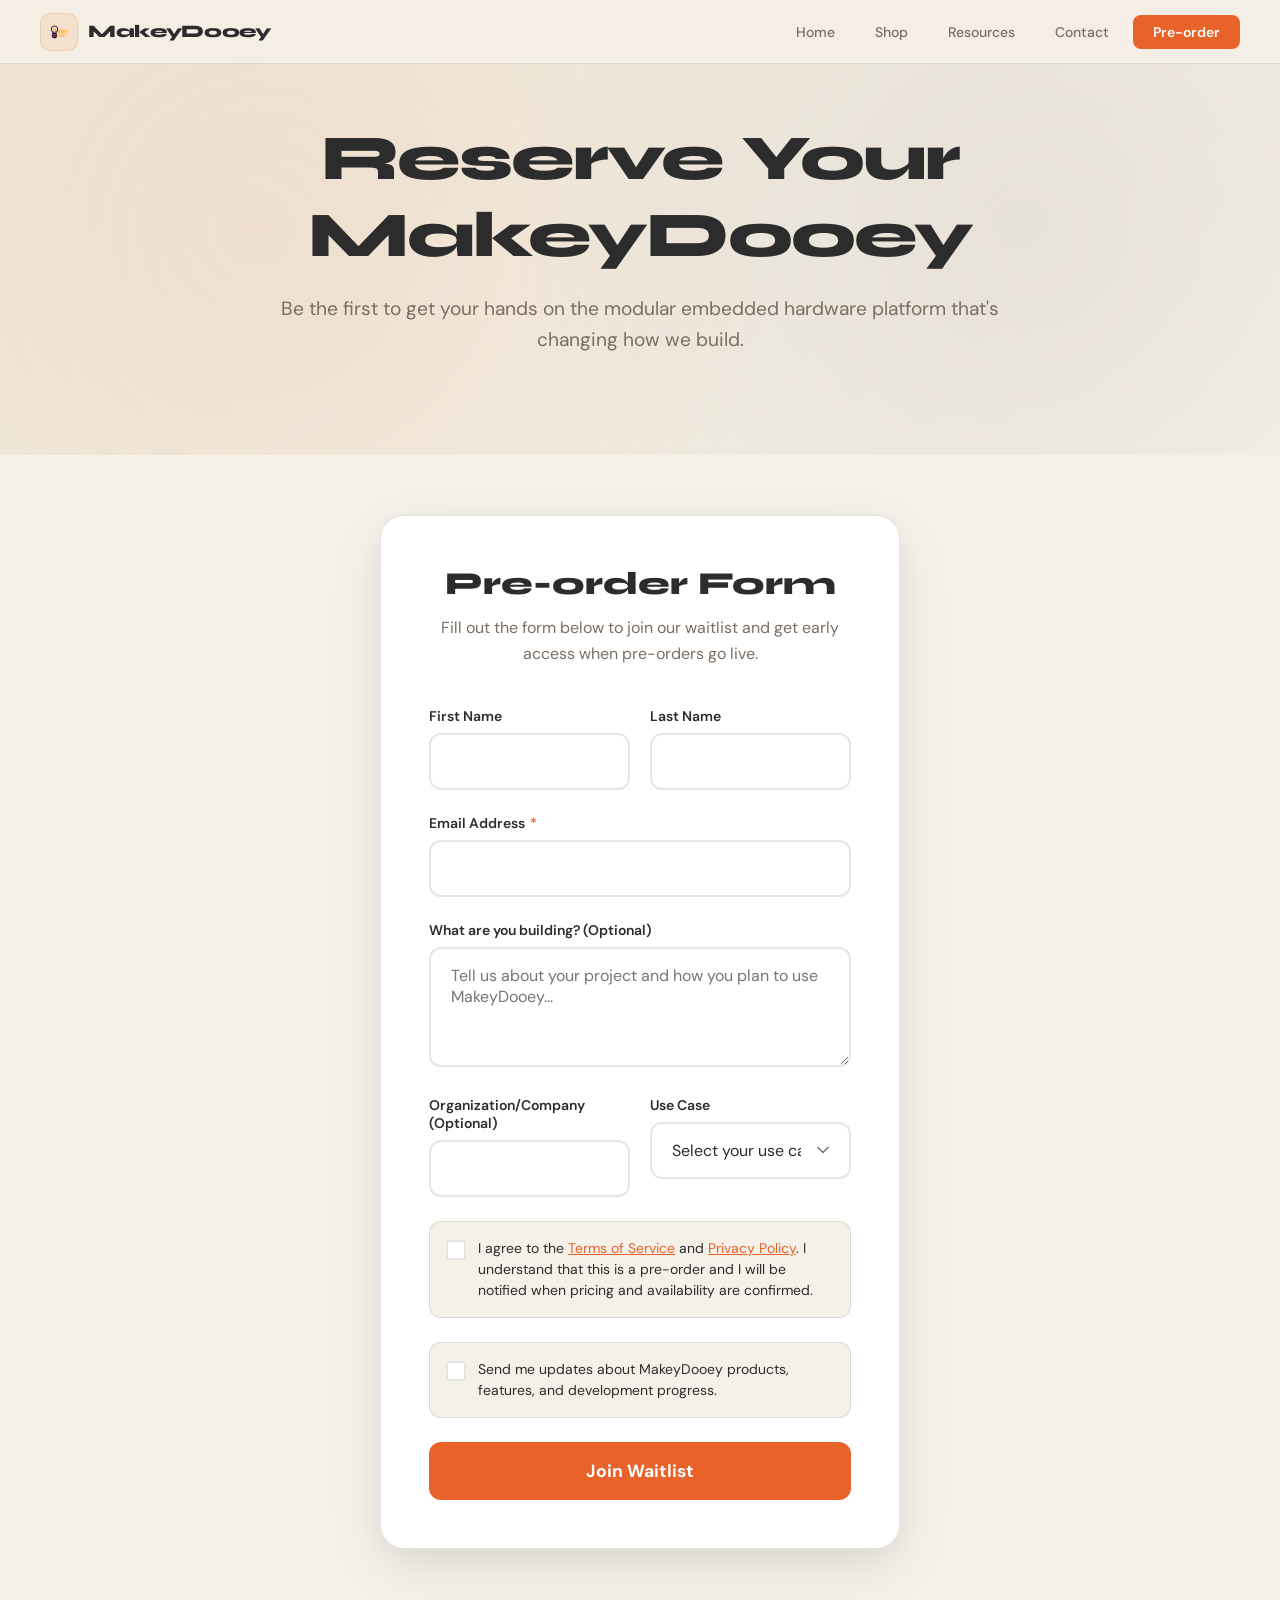
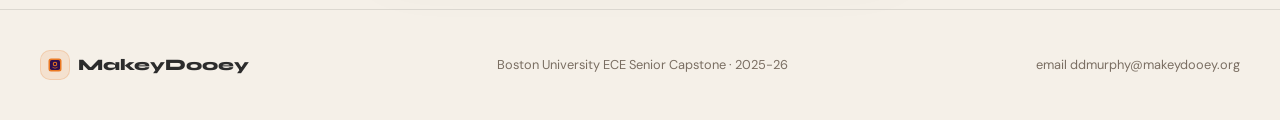
<file: preorder.html>
<!DOCTYPE html>
<html lang="en">
<head>
  <meta charset="UTF-8" />
  <meta name="viewport" content="width=device-width, initial-scale=1.0" />
  <title>Pre-order - MakeyDooey</title>
  <link rel="icon" type="image/png" href="assets/images/wike.png" />
  
  <!-- Preconnect to fonts -->
  <link rel="preconnect" href="https://fonts.googleapis.com" />
  <link rel="preconnect" href="https://fonts.gstatic.com" crossorigin />
  <link href="https://fonts.googleapis.com/css2?family=Syne:wght@400;600;700;800&family=DM+Mono:ital,wght@0,300;0,400;0,500;1,300&family=DM+Sans:ital,opsz,wght@0,9..40,300;0,9..40,400;0,9..40,500;1,9..40,300&display=swap" rel="stylesheet" />
  
  <!-- Modular CSS -->
  <link rel="stylesheet" href="css/variables.css" />
  <link rel="stylesheet" href="css/reset.css" />
  <link rel="stylesheet" href="css/navigation.css" />
  <link rel="stylesheet" href="css/preorder.css" />
  <link rel="stylesheet" href="css/footer.css" />
  <link rel="stylesheet" href="css/responsive.css" />
  
  <!-- Supabase SDK -->

</head>
<body>

  <!-- Navigation -->
  <nav>
    <button class="nav-logo" onclick="window.location.href='index.html'">
      <div class="nav-logo-icon">
        <img src="assets/images/logo.png" alt="MakeyDooey" style="width:28px;height:28px;object-fit:contain;border-radius:6px;" />
      </div>
      MakeyDooey
    </button>
    <div class="nav-links">
      <button onclick="window.location.href='index.html'">Home</button>
      <button onclick="window.location.href='index.html#shop'">Shop</button>
      <button onclick="window.location.href='index.html#resources'">Resources</button>
      <button onclick="window.location.href='index.html#contact'">Contact</button>
      <button class="nav-cta" onclick="window.location.href='preorder.html'">Pre-order</button>
    </div>
  </nav>

  <!-- Pre-order Hero -->
  <div class="preorder-hero">
    <div class="preorder-hero-inner">
      <h1>Reserve Your MakeyDooey</h1>
      <p class="subtitle">Be the first to get your hands on the modular embedded hardware platform that's changing how we build.</p>
    </div>
  </div>

  <!-- Pre-order Form -->
  <div class="preorder-form-container">
    <div class="preorder-form" id="preorder-form">
      <div class="form-header">
        <h2>Pre-order Form</h2>
        <p>Fill out the form below to join our waitlist and get early access when pre-orders go live.</p>
      </div>

      <div class="form-error" id="form-error"></div>

      <form id="preorder-form-element" class="form-grid" novalidate>
        <!-- Personal Information -->
        <div class="form-row">
          <div class="form-group">
            <label class="form-label" for="first-name">First Name</label>
            <input type="text" id="first-name" name="firstName" class="form-input" />
            <div class="input-error-message">Please enter your first name</div>
          </div>
          <div class="form-group">
            <label class="form-label" for="last-name">Last Name</label>
            <input type="text" id="last-name" name="lastName" class="form-input" />
            <div class="input-error-message">Please enter your last name</div>
          </div>
        </div>

        <div class="form-group full-width">
          <label class="form-label" for="email">Email Address <span class="required">*</span></label>
          <input type="email" id="email" name="email" class="form-input" required />
          <div class="input-error-message">Please enter a valid email address</div>
        </div>

        <!-- Project Information -->
        <div class="form-group full-width">
          <label class="form-label" for="project">What are you building? (Optional)</label>
          <textarea id="project" name="project" class="form-textarea" placeholder="Tell us about your project and how you plan to use MakeyDooey..."></textarea>
        </div>

        <!-- Organization/Use Case -->
        <div class="form-row">
          <div class="form-group">
            <label class="form-label" for="organization">Organization/Company (Optional)</label>
            <input type="text" id="organization" name="organization" class="form-input" />
          </div>
          <div class="form-group">
            <label class="form-label" for="use-case">Use Case</label>
            <select id="use-case" name="useCase" class="form-select">
              <option value="">Select your use case</option>
              <option value="Education">Education</option>
              <option value="Research">Research</option>
              <option value="Personal Projects">Personal Projects</option>
              <option value="Commercial Product">Commercial Product</option>
              <option value="Robotics Team">Robotics Team</option>
              <option value="Prototyping">Prototyping</option>
              <option value="Other">Other</option>
            </select>
            <div class="input-error-message">Please select a use case</div>
          </div>
        </div>

        <!-- Terms and Privacy -->
        <div class="form-group full-width">
          <label class="checkbox-group">
            <input type="checkbox" id="terms" name="terms" class="checkbox-input" />
            <div class="checkbox-label">
              I agree to the <a href="terms.html" onclick="window.open('terms.html', '_blank')" target="_blank">Terms of Service</a> and <a href="privacy.html" onclick="window.open('privacy.html', '_blank')" target="_blank">Privacy Policy</a>. I understand that this is a pre-order and I will be notified when pricing and availability are confirmed.
            </div>
          </label>
        </div>

        <div class="form-group full-width">
          <label class="checkbox-group">
            <input type="checkbox" id="newsletter" name="newsletter" class="checkbox-input" />
            <div class="checkbox-label">
              Send me updates about MakeyDooey products, features, and development progress.
            </div>
          </label>
        </div>

        <!-- Submit Button -->
        <div class="form-group full-width">
          <button type="submit" class="form-submit">Join Waitlist</button>
        </div>
      </form>

      <!-- Success State -->
      <div class="form-success" id="form-success" style="display: none;">
        <div class="success-icon">></div>
        <h3>You're on the list!</h3>
        <p>Thank you for your interest in MakeyDooey. We'll email you as soon as pre-orders go live with pricing and availability information.</p>
        <div class="success-actions">
          <a href="index.html" class="btn-secondary">Back to Home</a>
          <a href="https://makeydooey.github.io/Software" target="_blank" class="btn-secondary">Try the IDE</a>
        </div>
      </div>
    </div>
  </div>

  <!-- Footer -->
  <footer>
    <div class="footer-logo">
      <div class="nav-logo-icon">
        <svg viewBox="0 0 80 80" width="20" height="20" xmlns="http://www.w3.org/2000/svg">
          <rect x="14" y="14" width="52" height="52" rx="10" fill="#EB7923"/>
          <rect x="20" y="20" width="40" height="40" rx="7" fill="#2d0e4e"/>
          <circle cx="40" cy="36" r="9" fill="#EB7923"/>
          <circle cx="40" cy="36" r="5" fill="#2d0e4e"/>
          <path d="M31 50 Q40 57 49 50" stroke="#EB7923" stroke-width="2.5" fill="none" stroke-linecap="round"/>
        </svg>
      </div>
      MakeyDooey
    </div>
    <p>Boston University ECE Senior Capstone · 2025-26</p>
    <p>email <a href="mailto:ddmurphy@makeydooey.org" style="color:var(--muted);">ddmurphy@makeydooey.org</a></p>
  </footer>

  <!-- JavaScript -->
  <script type="module" src="js/preorder.js"></script>
</body>
</html>
</file>
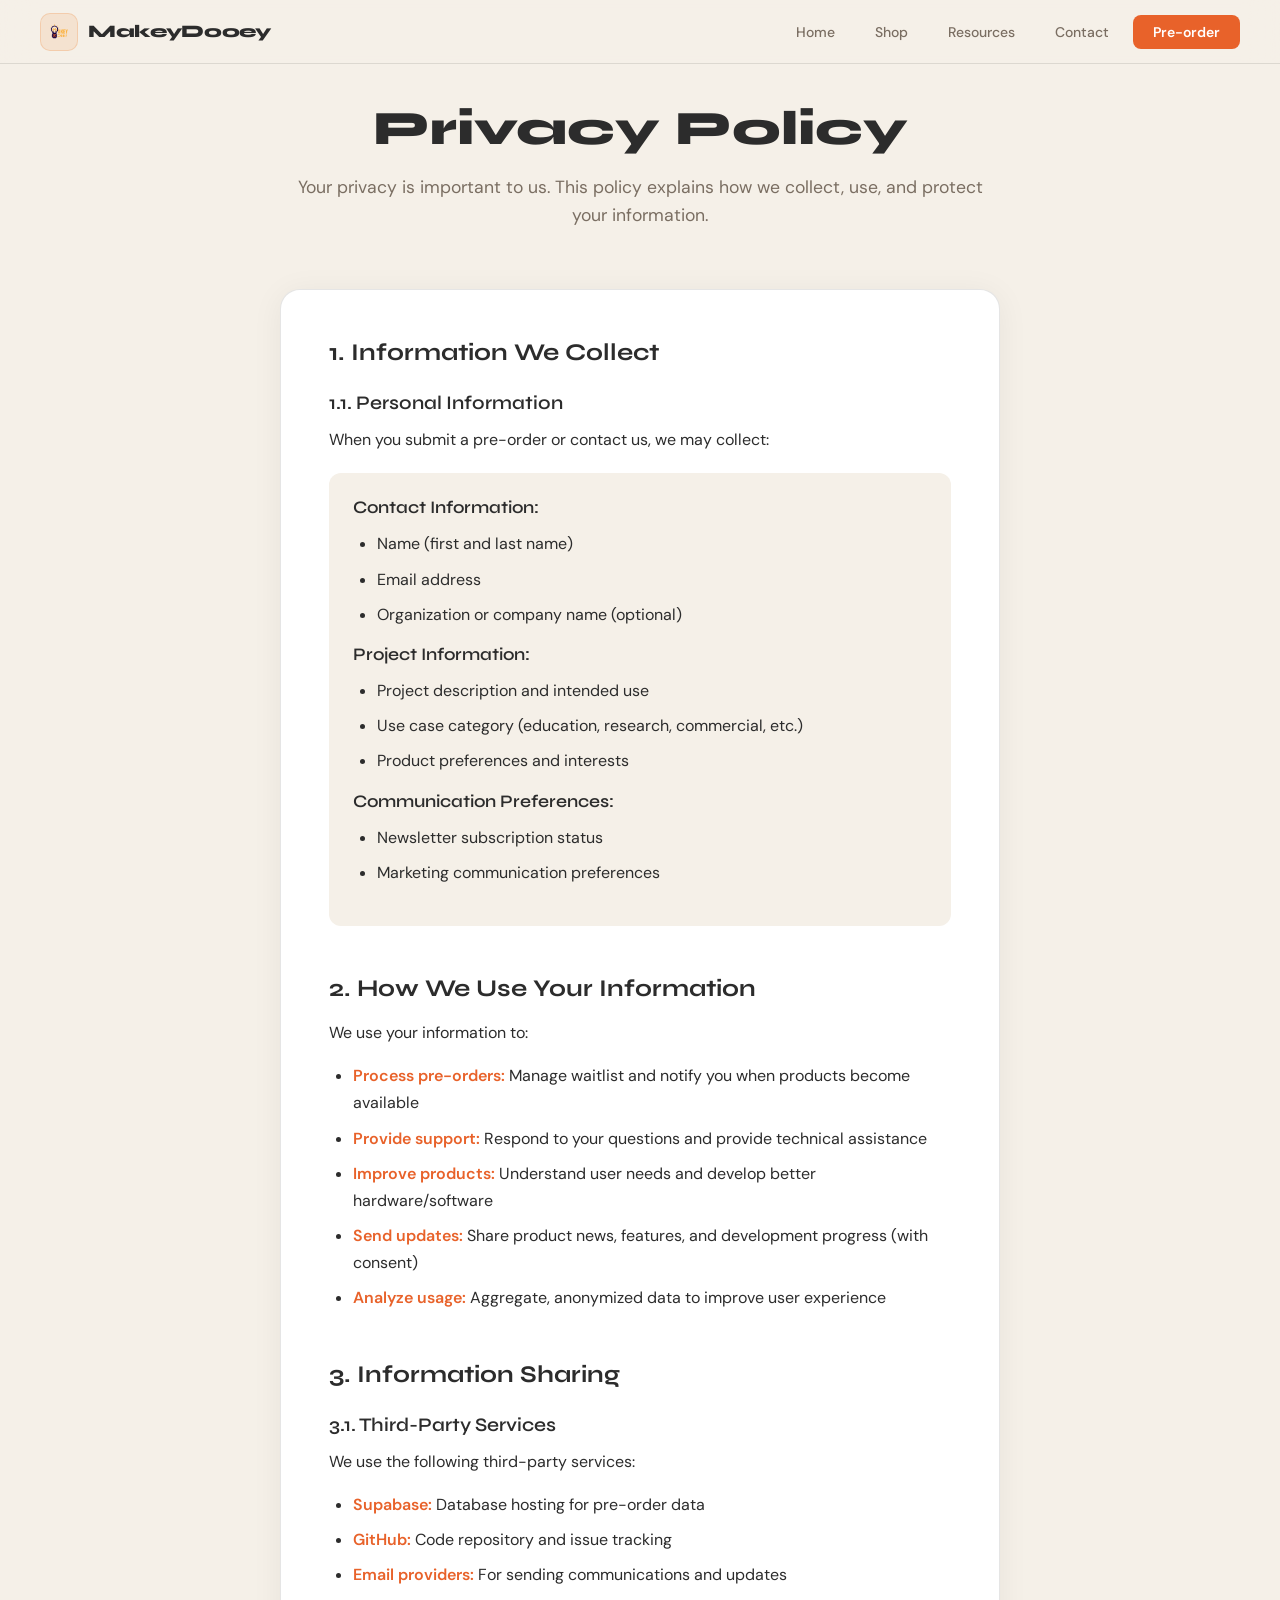
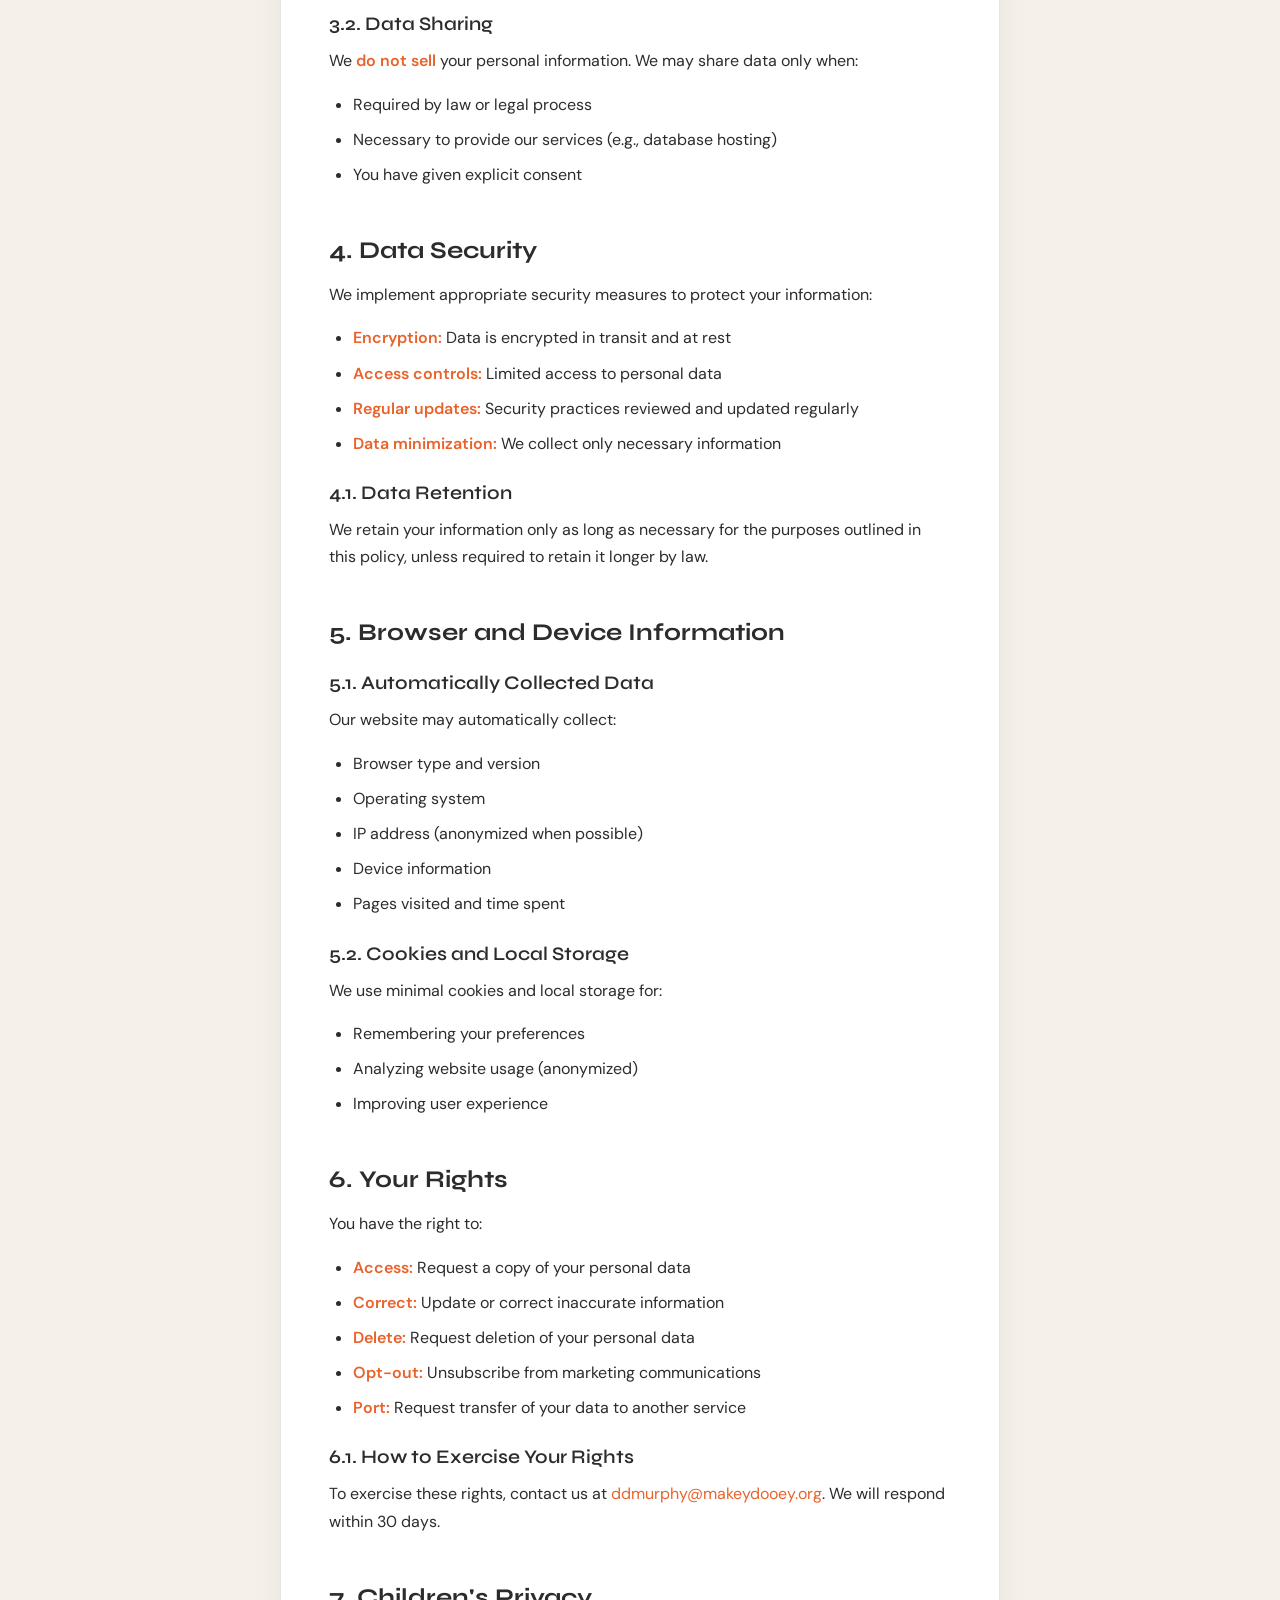
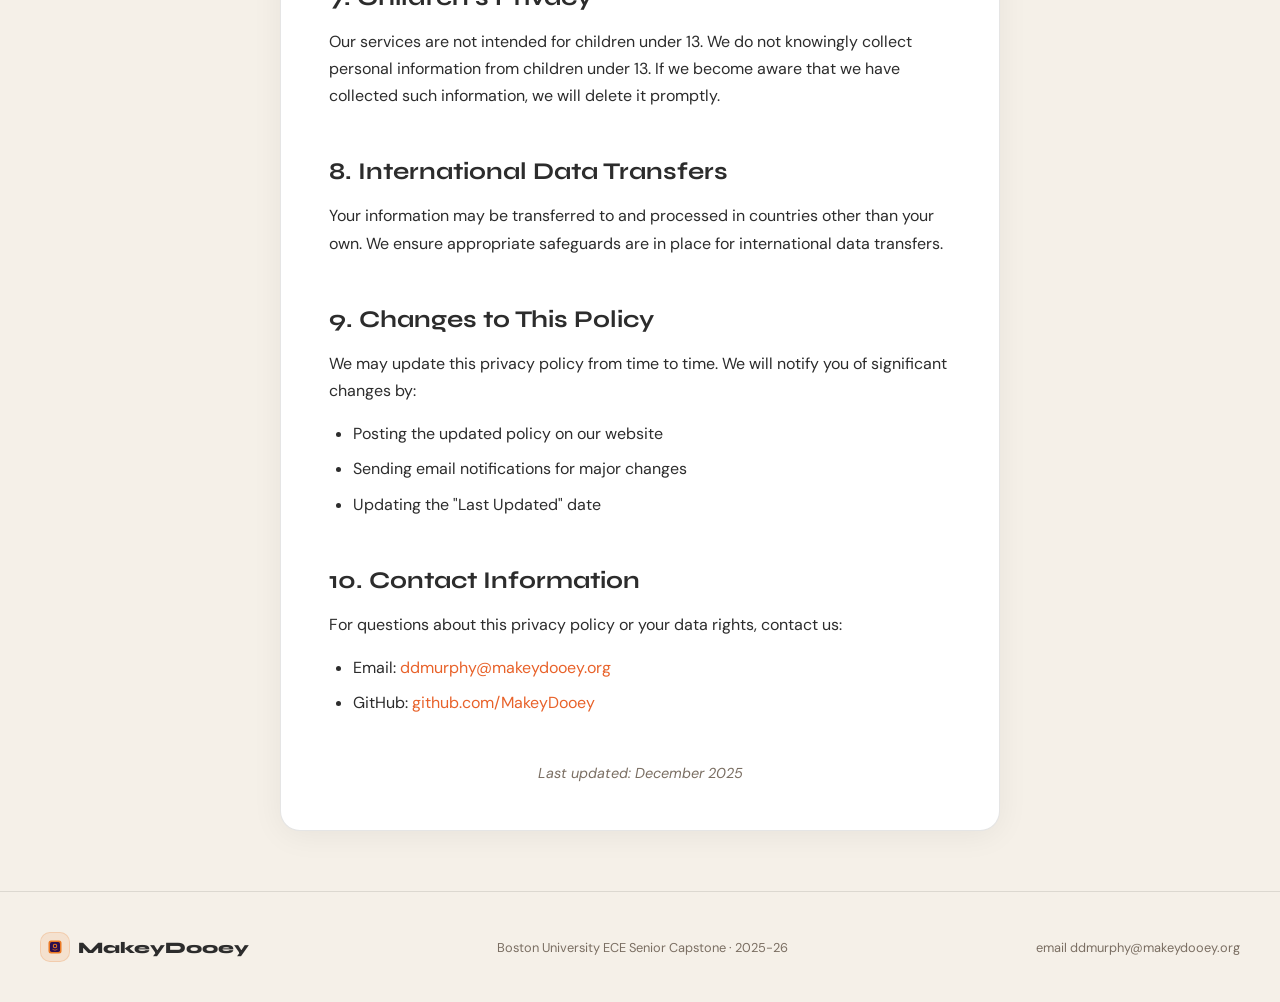
<file: privacy.html>
<!DOCTYPE html>
<html lang="en">
<head>
  <meta charset="UTF-8" />
  <meta name="viewport" content="width=device-width, initial-scale=1.0" />
  <title>Privacy Policy - MakeyDooey</title>
  <link rel="icon" type="image/png" href="assets/images/wike.png" />
  
  <!-- Preconnect to fonts -->
  <link rel="preconnect" href="https://fonts.googleapis.com" />
  <link rel="preconnect" href="https://fonts.gstatic.com" crossorigin />
  <link href="https://fonts.googleapis.com/css2?family=Syne:wght@400;600;700;800&family=DM+Mono:ital,wght@0,300;0,400;0,500;1,300&family=DM+Sans:ital,opsz,wght@0,9..40,300;0,9..40,400;0,9..40,500;1,9..40,300&display=swap" rel="stylesheet" />
  
  <!-- Modular CSS -->
  <link rel="stylesheet" href="css/variables.css" />
  <link rel="stylesheet" href="css/reset.css" />
  <link rel="stylesheet" href="css/navigation.css" />
  <link rel="stylesheet" href="css/components.css" />
  <link rel="stylesheet" href="css/footer.css" />
  <link rel="stylesheet" href="css/responsive.css" />
  
  <style>
    .privacy-container {
      max-width: 800px;
      margin: 100px auto 60px;
      padding: 0 40px;
    }
    
    .privacy-header {
      text-align: center;
      margin-bottom: 60px;
    }
    
    .privacy-header h1 {
      font-family: var(--ff-head);
      font-size: clamp(2rem, 4vw, 3rem);
      font-weight: 800;
      color: var(--charcoal);
      margin-bottom: 16px;
    }
    
    .privacy-header p {
      color: var(--muted);
      font-size: 1.1rem;
      line-height: 1.6;
    }
    
    .privacy-content {
      background: #fff;
      border-radius: 20px;
      padding: 48px;
      box-shadow: 0 4px 32px rgba(0,0,0,0.06);
      border: 1px solid var(--border);
    }
    
    .privacy-section {
      margin-bottom: 48px;
    }
    
    .privacy-section:last-child {
      margin-bottom: 0;
    }
    
    .privacy-section h2 {
      font-family: var(--ff-head);
      font-size: 1.5rem;
      font-weight: 700;
      color: var(--charcoal);
      margin-bottom: 16px;
    }
    
    .privacy-section h3 {
      font-family: var(--ff-head);
      font-size: 1.2rem;
      font-weight: 600;
      color: var(--charcoal);
      margin: 24px 0 12px;
    }
    
    .privacy-section p {
      color: var(--charcoal);
      line-height: 1.7;
      margin-bottom: 16px;
    }
    
    .privacy-section ul {
      margin-left: 24px;
      margin-bottom: 16px;
    }
    
    .privacy-section li {
      color: var(--charcoal);
      line-height: 1.7;
      margin-bottom: 8px;
    }
    
    .privacy-section strong {
      color: var(--orange);
      font-weight: 600;
    }
    
    .data-types {
      background: var(--cream);
      border-radius: 12px;
      padding: 24px;
      margin: 20px 0;
    }
    
    .data-types h4 {
      font-family: var(--ff-head);
      font-size: 1.1rem;
      font-weight: 600;
      color: var(--charcoal);
      margin-bottom: 12px;
    }
    
    .last-updated {
      text-align: center;
      color: var(--muted);
      font-style: italic;
      margin-top: 32px;
      font-size: 0.9rem;
    }
    
    @media (max-width: 768px) {
      .privacy-container {
        padding: 0 20px;
        margin: 80px auto 40px;
      }
      
      .privacy-content {
        padding: 32px 24px;
      }
    }
  </style>
</head>
<body>

  <!-- Navigation -->
  <nav>
    <button class="nav-logo" onclick="window.location.href='index.html'">
      <div class="nav-logo-icon">
        <img src="assets/images/logo.png" alt="MakeyDooey" style="width:28px;height:28px;object-fit:contain;border-radius:6px;" />
      </div>
      MakeyDooey
    </button>
    <div class="nav-links">
      <button onclick="window.location.href='index.html'">Home</button>
      <button onclick="window.location.href='index.html#shop'">Shop</button>
      <button onclick="window.location.href='index.html#resources'">Resources</button>
      <button onclick="window.location.href='index.html#contact'">Contact</button>
      <button class="nav-cta" onclick="window.location.href='preorder.html'">Pre-order</button>
    </div>
  </nav>

  <!-- Privacy Content -->
  <div class="privacy-container">
    <div class="privacy-header">
      <h1>Privacy Policy</h1>
      <p>Your privacy is important to us. This policy explains how we collect, use, and protect your information.</p>
    </div>

    <div class="privacy-content">
      <div class="privacy-section">
        <h2>1. Information We Collect</h2>
        <h3>1.1. Personal Information</h3>
        <p>When you submit a pre-order or contact us, we may collect:</p>
        <div class="data-types">
          <h4>Contact Information:</h4>
          <ul>
            <li>Name (first and last name)</li>
            <li>Email address</li>
            <li>Organization or company name (optional)</li>
          </ul>
          
          <h4>Project Information:</h4>
          <ul>
            <li>Project description and intended use</li>
            <li>Use case category (education, research, commercial, etc.)</li>
            <li>Product preferences and interests</li>
          </ul>
          
          <h4>Communication Preferences:</h4>
          <ul>
            <li>Newsletter subscription status</li>
            <li>Marketing communication preferences</li>
          </ul>
        </div>
      </div>

      <div class="privacy-section">
        <h2>2. How We Use Your Information</h2>
        <p>We use your information to:</p>
        <ul>
          <li><strong>Process pre-orders:</strong> Manage waitlist and notify you when products become available</li>
          <li><strong>Provide support:</strong> Respond to your questions and provide technical assistance</li>
          <li><strong>Improve products:</strong> Understand user needs and develop better hardware/software</li>
          <li><strong>Send updates:</strong> Share product news, features, and development progress (with consent)</li>
          <li><strong>Analyze usage:</strong> Aggregate, anonymized data to improve user experience</li>
        </ul>
      </div>

      <div class="privacy-section">
        <h2>3. Information Sharing</h2>
        <h3>3.1. Third-Party Services</h3>
        <p>We use the following third-party services:</p>
        <ul>
          <li><strong>Supabase:</strong> Database hosting for pre-order data</li>
          <li><strong>GitHub:</strong> Code repository and issue tracking</li>
          <li><strong>Email providers:</strong> For sending communications and updates</li>
        </ul>
        
        <h3>3.2. Data Sharing</h3>
        <p>We <strong>do not sell</strong> your personal information. We may share data only when:</p>
        <ul>
          <li>Required by law or legal process</li>
          <li>Necessary to provide our services (e.g., database hosting)</li>
          <li>You have given explicit consent</li>
        </ul>
      </div>

      <div class="privacy-section">
        <h2>4. Data Security</h2>
        <p>We implement appropriate security measures to protect your information:</p>
        <ul>
          <li><strong>Encryption:</strong> Data is encrypted in transit and at rest</li>
          <li><strong>Access controls:</strong> Limited access to personal data</li>
          <li><strong>Regular updates:</strong> Security practices reviewed and updated regularly</li>
          <li><strong>Data minimization:</strong> We collect only necessary information</li>
        </ul>
        
        <h3>4.1. Data Retention</h3>
        <p>We retain your information only as long as necessary for the purposes outlined in this policy, unless required to retain it longer by law.</p>
      </div>

      <div class="privacy-section">
        <h2>5. Browser and Device Information</h2>
        <h3>5.1. Automatically Collected Data</h3>
        <p>Our website may automatically collect:</p>
        <ul>
          <li>Browser type and version</li>
          <li>Operating system</li>
          <li>IP address (anonymized when possible)</li>
          <li>Device information</li>
          <li>Pages visited and time spent</li>
        </ul>
        
        <h3>5.2. Cookies and Local Storage</h3>
        <p>We use minimal cookies and local storage for:</p>
        <ul>
          <li>Remembering your preferences</li>
          <li>Analyzing website usage (anonymized)</li>
          <li>Improving user experience</li>
        </ul>
      </div>

      <div class="privacy-section">
        <h2>6. Your Rights</h2>
        <p>You have the right to:</p>
        <ul>
          <li><strong>Access:</strong> Request a copy of your personal data</li>
          <li><strong>Correct:</strong> Update or correct inaccurate information</li>
          <li><strong>Delete:</strong> Request deletion of your personal data</li>
          <li><strong>Opt-out:</strong> Unsubscribe from marketing communications</li>
          <li><strong>Port:</strong> Request transfer of your data to another service</li>
        </ul>
        
        <h3>6.1. How to Exercise Your Rights</h3>
        <p>To exercise these rights, contact us at <a href="mailto:ddmurphy@makeydooey.org" style="color: var(--orange);">ddmurphy@makeydooey.org</a>. We will respond within 30 days.</p>
      </div>

      <div class="privacy-section">
        <h2>7. Children's Privacy</h2>
        <p>Our services are not intended for children under 13. We do not knowingly collect personal information from children under 13. If we become aware that we have collected such information, we will delete it promptly.</p>
      </div>

      <div class="privacy-section">
        <h2>8. International Data Transfers</h2>
        <p>Your information may be transferred to and processed in countries other than your own. We ensure appropriate safeguards are in place for international data transfers.</p>
      </div>

      <div class="privacy-section">
        <h2>9. Changes to This Policy</h2>
        <p>We may update this privacy policy from time to time. We will notify you of significant changes by:</p>
        <ul>
          <li>Posting the updated policy on our website</li>
          <li>Sending email notifications for major changes</li>
          <li>Updating the "Last Updated" date</li>
        </ul>
      </div>

      <div class="privacy-section">
        <h2>10. Contact Information</h2>
        <p>For questions about this privacy policy or your data rights, contact us:</p>
        <ul>
          <li>Email: <a href="mailto:ddmurphy@makeydooey.org" style="color: var(--orange);">ddmurphy@makeydooey.org</a></li>
          <li>GitHub: <a href="https://github.com/MakeyDooey" target="_blank" style="color: var(--orange);">github.com/MakeyDooey</a></li>
        </ul>
      </div>

      <div class="last-updated">
        Last updated: December 2025
      </div>
    </div>
  </div>

  <!-- Footer -->
  <footer>
    <div class="footer-logo">
      <div class="nav-logo-icon">
        <svg viewBox="0 0 80 80" width="20" height="20" xmlns="http://www.w3.org/2000/svg">
          <rect x="14" y="14" width="52" height="52" rx="10" fill="#EB7923"/>
          <rect x="20" y="20" width="40" height="40" rx="7" fill="#2d0e4e"/>
          <circle cx="40" cy="36" r="9" fill="#EB7923"/>
          <circle cx="40" cy="36" r="5" fill="#2d0e4e"/>
          <path d="M31 50 Q40 57 49 50" stroke="#EB7923" stroke-width="2.5" fill="none" stroke-linecap="round"/>
        </svg>
      </div>
      MakeyDooey
    </div>
    <p>Boston University ECE Senior Capstone · 2025-26</p>
    <p>email <a href="mailto:ddmurphy@makeydooey.org" style="color:var(--muted);">ddmurphy@makeydooey.org</a></p>
  </footer>
</body>
</html>
</file>
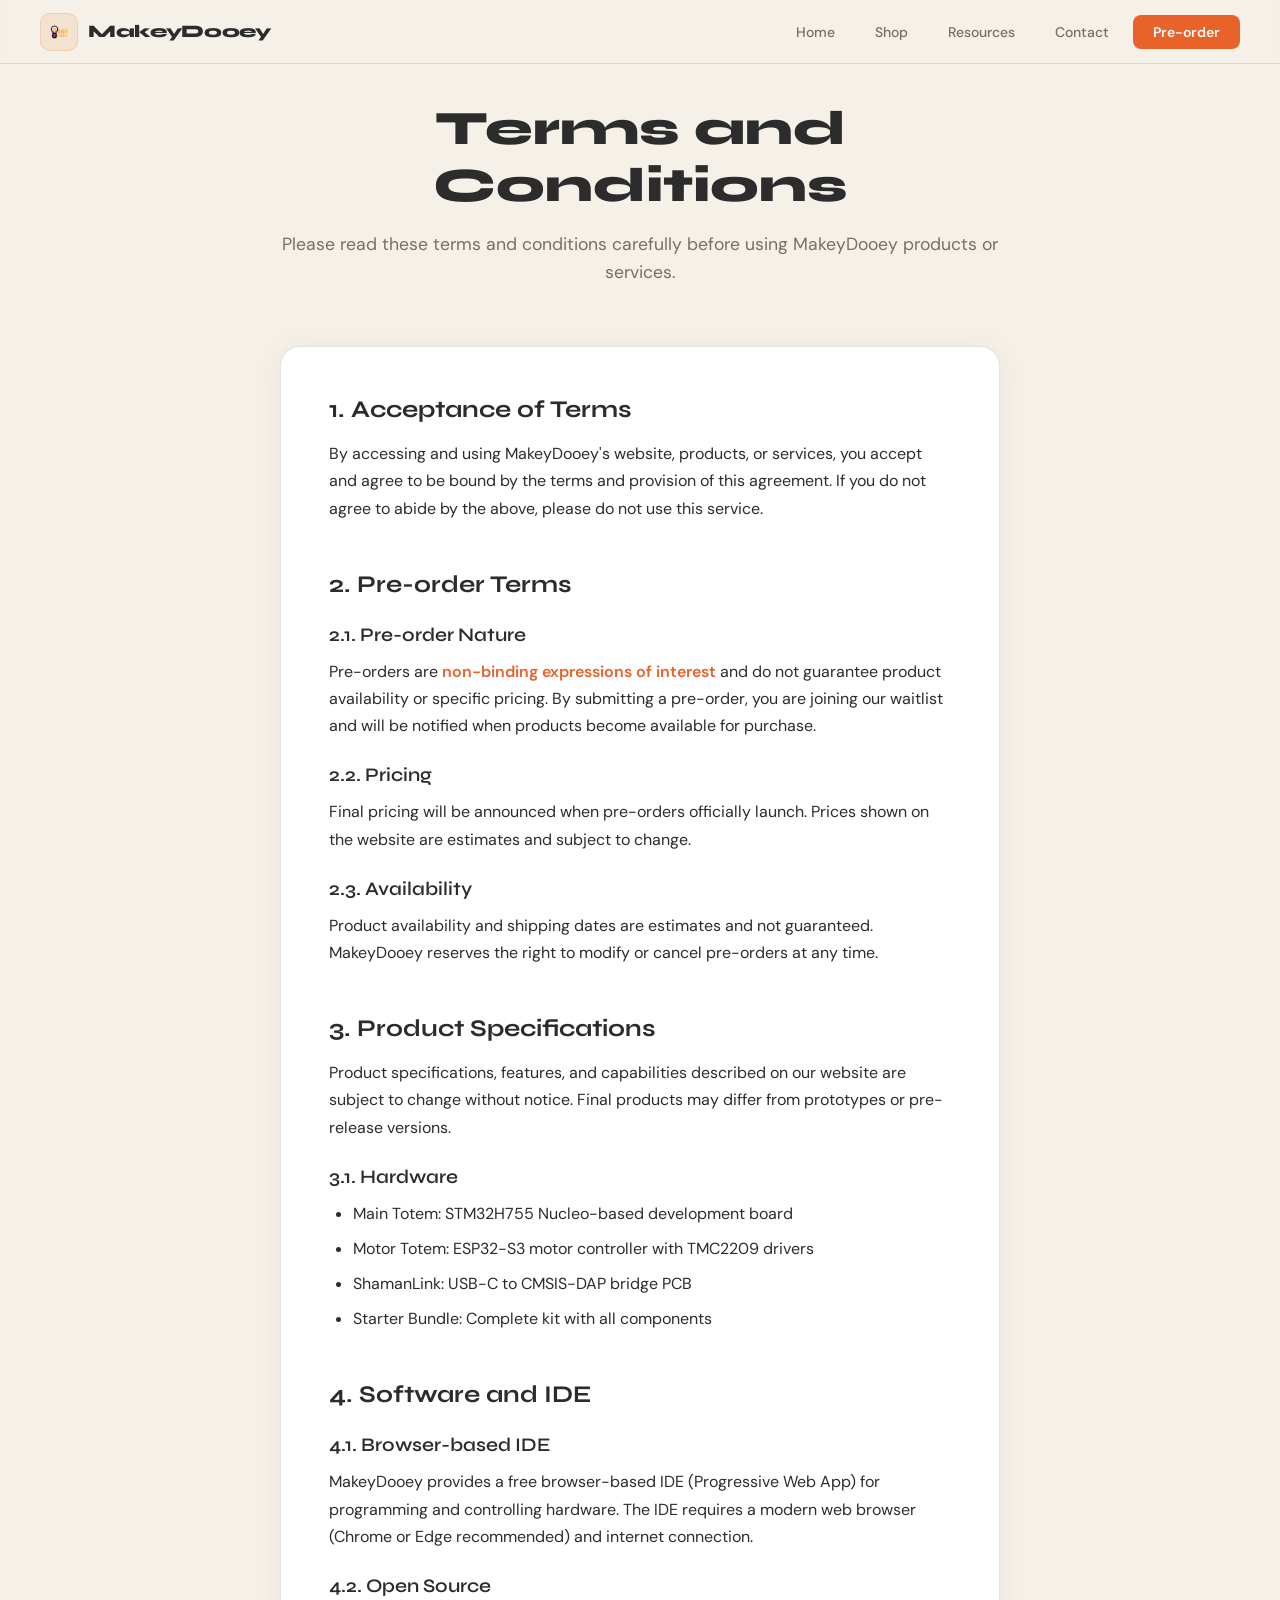
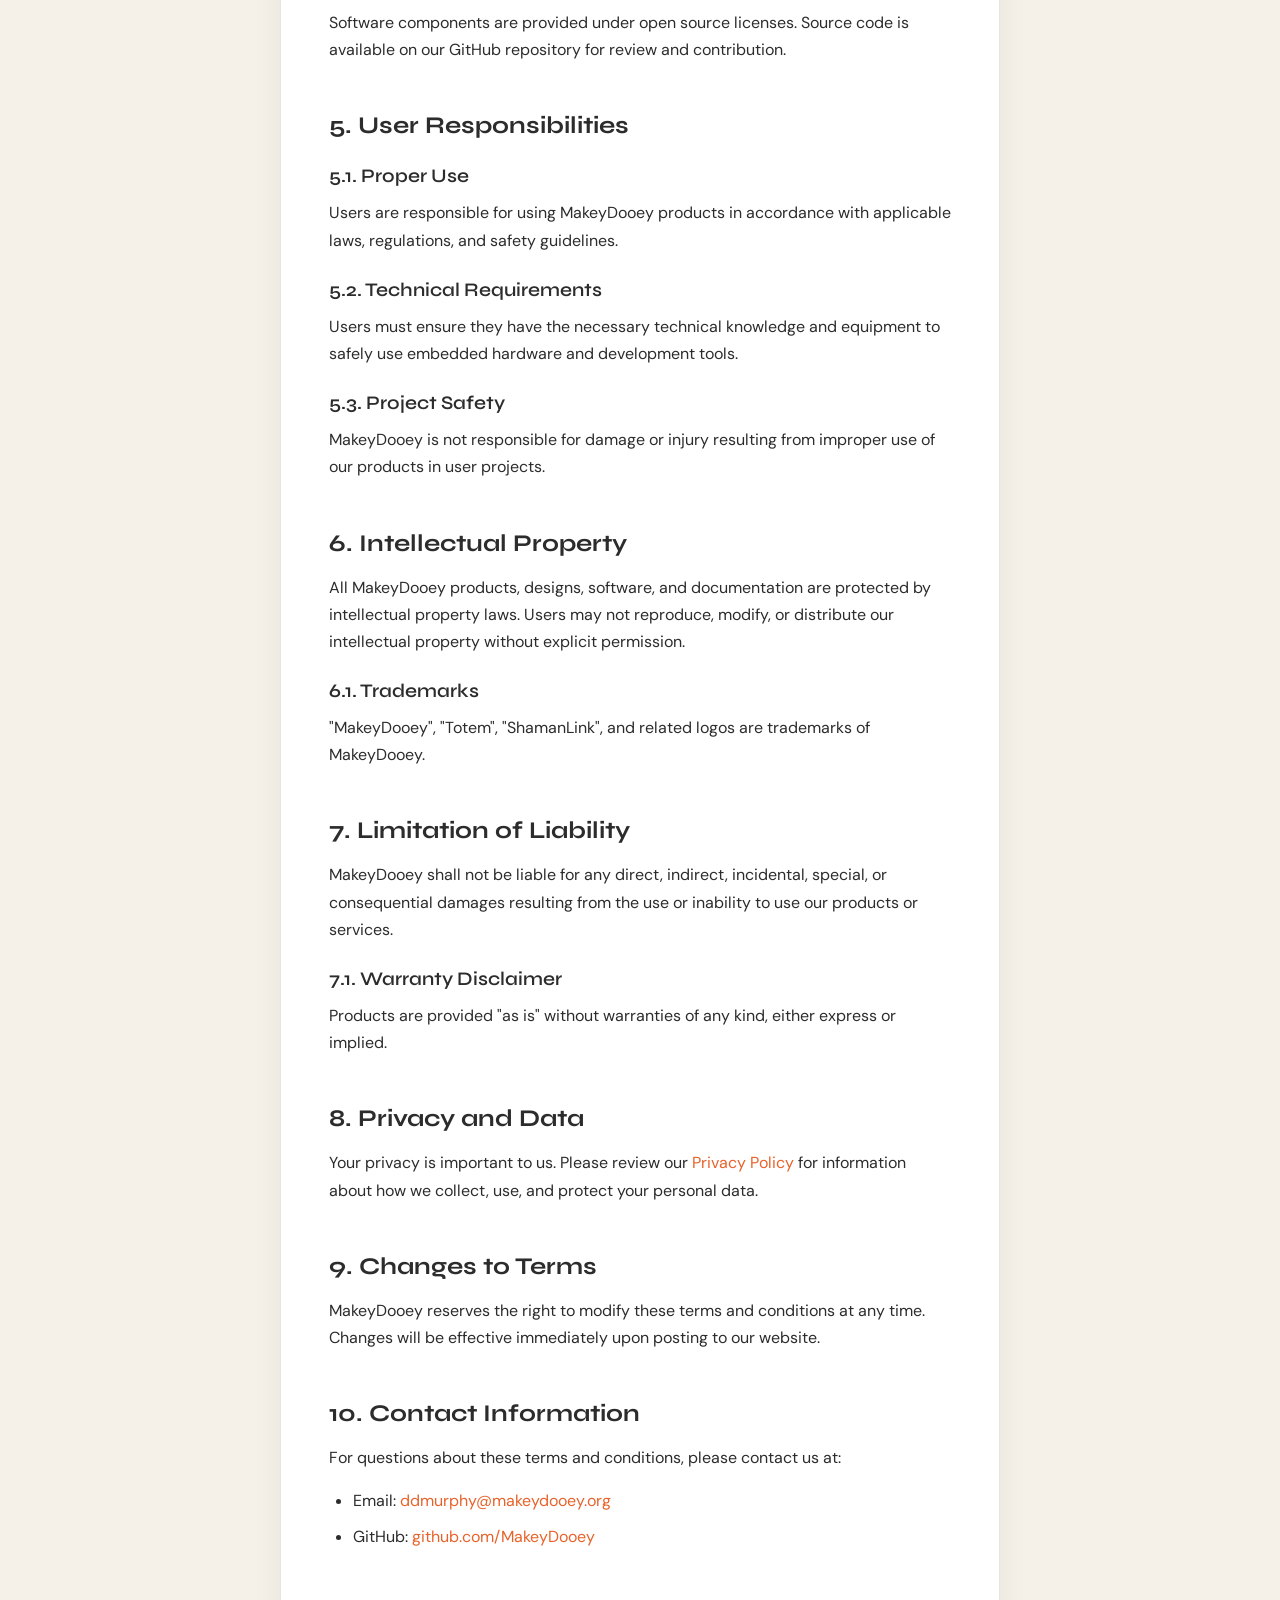
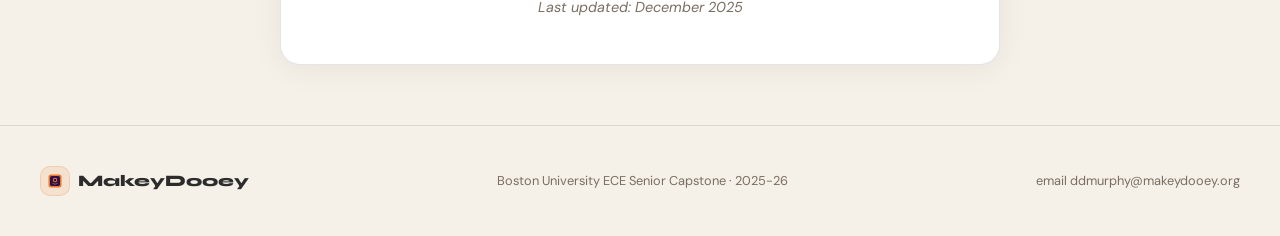
<file: terms.html>
<!DOCTYPE html>
<html lang="en">
<head>
  <meta charset="UTF-8" />
  <meta name="viewport" content="width=device-width, initial-scale=1.0" />
  <title>Terms and Conditions - MakeyDooey</title>
  <link rel="icon" type="image/png" href="assets/images/wike.png" />
  
  <!-- Preconnect to fonts -->
  <link rel="preconnect" href="https://fonts.googleapis.com" />
  <link rel="preconnect" href="https://fonts.gstatic.com" crossorigin />
  <link href="https://fonts.googleapis.com/css2?family=Syne:wght@400;600;700;800&family=DM+Mono:ital,wght@0,300;0,400;0,500;1,300&family=DM+Sans:ital,opsz,wght@0,9..40,300;0,9..40,400;0,9..40,500;1,9..40,300&display=swap" rel="stylesheet" />
  
  <!-- Modular CSS -->
  <link rel="stylesheet" href="css/variables.css" />
  <link rel="stylesheet" href="css/reset.css" />
  <link rel="stylesheet" href="css/navigation.css" />
  <link rel="stylesheet" href="css/components.css" />
  <link rel="stylesheet" href="css/footer.css" />
  <link rel="stylesheet" href="css/responsive.css" />
  
  <style>
    .terms-container {
      max-width: 800px;
      margin: 100px auto 60px;
      padding: 0 40px;
    }
    
    .terms-header {
      text-align: center;
      margin-bottom: 60px;
    }
    
    .terms-header h1 {
      font-family: var(--ff-head);
      font-size: clamp(2rem, 4vw, 3rem);
      font-weight: 800;
      color: var(--charcoal);
      margin-bottom: 16px;
    }
    
    .terms-header p {
      color: var(--muted);
      font-size: 1.1rem;
      line-height: 1.6;
    }
    
    .terms-content {
      background: #fff;
      border-radius: 20px;
      padding: 48px;
      box-shadow: 0 4px 32px rgba(0,0,0,0.06);
      border: 1px solid var(--border);
    }
    
    .terms-section {
      margin-bottom: 48px;
    }
    
    .terms-section:last-child {
      margin-bottom: 0;
    }
    
    .terms-section h2 {
      font-family: var(--ff-head);
      font-size: 1.5rem;
      font-weight: 700;
      color: var(--charcoal);
      margin-bottom: 16px;
    }
    
    .terms-section h3 {
      font-family: var(--ff-head);
      font-size: 1.2rem;
      font-weight: 600;
      color: var(--charcoal);
      margin: 24px 0 12px;
    }
    
    .terms-section p {
      color: var(--charcoal);
      line-height: 1.7;
      margin-bottom: 16px;
    }
    
    .terms-section ul {
      margin-left: 24px;
      margin-bottom: 16px;
    }
    
    .terms-section li {
      color: var(--charcoal);
      line-height: 1.7;
      margin-bottom: 8px;
    }
    
    .terms-section strong {
      color: var(--orange);
      font-weight: 600;
    }
    
    .last-updated {
      text-align: center;
      color: var(--muted);
      font-style: italic;
      margin-top: 32px;
      font-size: 0.9rem;
    }
    
    @media (max-width: 768px) {
      .terms-container {
        padding: 0 20px;
        margin: 80px auto 40px;
      }
      
      .terms-content {
        padding: 32px 24px;
      }
    }
  </style>
</head>
<body>

  <!-- Navigation -->
  <nav>
    <button class="nav-logo" onclick="window.location.href='index.html'">
      <div class="nav-logo-icon">
        <img src="assets/images/logo.png" alt="MakeyDooey" style="width:28px;height:28px;object-fit:contain;border-radius:6px;" />
      </div>
      MakeyDooey
    </button>
    <div class="nav-links">
      <button onclick="window.location.href='index.html'">Home</button>
      <button onclick="window.location.href='index.html#shop'">Shop</button>
      <button onclick="window.location.href='index.html#resources'">Resources</button>
      <button onclick="window.location.href='index.html#contact'">Contact</button>
      <button class="nav-cta" onclick="window.location.href='preorder.html'">Pre-order</button>
    </div>
  </nav>

  <!-- Terms Content -->
  <div class="terms-container">
    <div class="terms-header">
      <h1>Terms and Conditions</h1>
      <p>Please read these terms and conditions carefully before using MakeyDooey products or services.</p>
    </div>

    <div class="terms-content">
      <div class="terms-section">
        <h2>1. Acceptance of Terms</h2>
        <p>By accessing and using MakeyDooey's website, products, or services, you accept and agree to be bound by the terms and provision of this agreement. If you do not agree to abide by the above, please do not use this service.</p>
      </div>

      <div class="terms-section">
        <h2>2. Pre-order Terms</h2>
        <h3>2.1. Pre-order Nature</h3>
        <p>Pre-orders are <strong>non-binding expressions of interest</strong> and do not guarantee product availability or specific pricing. By submitting a pre-order, you are joining our waitlist and will be notified when products become available for purchase.</p>
        
        <h3>2.2. Pricing</h3>
        <p>Final pricing will be announced when pre-orders officially launch. Prices shown on the website are estimates and subject to change.</p>
        
        <h3>2.3. Availability</h3>
        <p>Product availability and shipping dates are estimates and not guaranteed. MakeyDooey reserves the right to modify or cancel pre-orders at any time.</p>
      </div>

      <div class="terms-section">
        <h2>3. Product Specifications</h2>
        <p>Product specifications, features, and capabilities described on our website are subject to change without notice. Final products may differ from prototypes or pre-release versions.</p>
        
        <h3>3.1. Hardware</h3>
        <ul>
          <li>Main Totem: STM32H755 Nucleo-based development board</li>
          <li>Motor Totem: ESP32-S3 motor controller with TMC2209 drivers</li>
          <li>ShamanLink: USB-C to CMSIS-DAP bridge PCB</li>
          <li>Starter Bundle: Complete kit with all components</li>
        </ul>
      </div>

      <div class="terms-section">
        <h2>4. Software and IDE</h2>
        <h3>4.1. Browser-based IDE</h3>
        <p>MakeyDooey provides a free browser-based IDE (Progressive Web App) for programming and controlling hardware. The IDE requires a modern web browser (Chrome or Edge recommended) and internet connection.</p>
        
        <h3>4.2. Open Source</h3>
        <p>Software components are provided under open source licenses. Source code is available on our GitHub repository for review and contribution.</p>
      </div>

      <div class="terms-section">
        <h2>5. User Responsibilities</h2>
        <h3>5.1. Proper Use</h3>
        <p>Users are responsible for using MakeyDooey products in accordance with applicable laws, regulations, and safety guidelines.</p>
        
        <h3>5.2. Technical Requirements</h3>
        <p>Users must ensure they have the necessary technical knowledge and equipment to safely use embedded hardware and development tools.</p>
        
        <h3>5.3. Project Safety</h3>
        <p>MakeyDooey is not responsible for damage or injury resulting from improper use of our products in user projects.</p>
      </div>

      <div class="terms-section">
        <h2>6. Intellectual Property</h2>
        <p>All MakeyDooey products, designs, software, and documentation are protected by intellectual property laws. Users may not reproduce, modify, or distribute our intellectual property without explicit permission.</p>
        
        <h3>6.1. Trademarks</h3>
        <p>"MakeyDooey", "Totem", "ShamanLink", and related logos are trademarks of MakeyDooey.</p>
      </div>

      <div class="terms-section">
        <h2>7. Limitation of Liability</h2>
        <p>MakeyDooey shall not be liable for any direct, indirect, incidental, special, or consequential damages resulting from the use or inability to use our products or services.</p>
        
        <h3>7.1. Warranty Disclaimer</h3>
        <p>Products are provided "as is" without warranties of any kind, either express or implied.</p>
      </div>

      <div class="terms-section">
        <h2>8. Privacy and Data</h2>
        <p>Your privacy is important to us. Please review our <a href="privacy.html" style="color: var(--orange);">Privacy Policy</a> for information about how we collect, use, and protect your personal data.</p>
      </div>

      <div class="terms-section">
        <h2>9. Changes to Terms</h2>
        <p>MakeyDooey reserves the right to modify these terms and conditions at any time. Changes will be effective immediately upon posting to our website.</p>
      </div>

      <div class="terms-section">
        <h2>10. Contact Information</h2>
        <p>For questions about these terms and conditions, please contact us at:</p>
        <ul>
          <li>Email: <a href="mailto:ddmurphy@makeydooey.org" style="color: var(--orange);">ddmurphy@makeydooey.org</a></li>
          <li>GitHub: <a href="https://github.com/MakeyDooey" target="_blank" style="color: var(--orange);">github.com/MakeyDooey</a></li>
        </ul>
      </div>

      <div class="last-updated">
        Last updated: December 2025
      </div>
    </div>
  </div>

  <!-- Footer -->
  <footer>
    <div class="footer-logo">
      <div class="nav-logo-icon">
        <svg viewBox="0 0 80 80" width="20" height="20" xmlns="http://www.w3.org/2000/svg">
          <rect x="14" y="14" width="52" height="52" rx="10" fill="#EB7923"/>
          <rect x="20" y="20" width="40" height="40" rx="7" fill="#2d0e4e"/>
          <circle cx="40" cy="36" r="9" fill="#EB7923"/>
          <circle cx="40" cy="36" r="5" fill="#2d0e4e"/>
          <path d="M31 50 Q40 57 49 50" stroke="#EB7923" stroke-width="2.5" fill="none" stroke-linecap="round"/>
        </svg>
      </div>
      MakeyDooey
    </div>
    <p>Boston University ECE Senior Capstone · 2025-26</p>
    <p>email <a href="mailto:ddmurphy@makeydooey.org" style="color:var(--muted);">ddmurphy@makeydooey.org</a></p>
  </footer>
</body>
</html>
</file>
<file: css/variables.css>
/* CSS Custom Properties (Variables) */
:root {
  --cream:      #F5F0E8;
  --cream-dark: #EDE6D6;
  --orange:     #E8622A;
  --orange-dim: #C44E1E;
  --aubergine:  #2D1B33;
  --navy:       #1A1F3A;
  --charcoal:   #2C2C2C;
  --muted:      #7A6E62;
  --border:     rgba(0,0,0,0.10);
  --ff-head:    'Syne', sans-serif;
  --ff-mono:    'DM Mono', monospace;
  --ff-body:    'DM Sans', sans-serif;
  --radius:     12px;
  --nav-h:      64px;
}
</file>
<file: css/navigation.css>
/* Navigation Styles */
nav {
  position: fixed; 
  top: 0; 
  left: 0; 
  right: 0; 
  z-index: 100;
  height: var(--nav-h);
  display: flex; 
  align-items: center; 
  justify-content: space-between;
  padding: 0 40px;
  background: rgba(245,240,232,0.88);
  backdrop-filter: blur(16px);
  border-bottom: 1px solid var(--border);
}

.nav-logo {
  font-family: var(--ff-head);
  font-size: 1.1rem;
  font-weight: 800;
  letter-spacing: -0.02em;
  color: var(--charcoal);
  display: flex; 
  align-items: center; 
  gap: 10px;
}

.nav-logo-icon {
  background: rgba(235,121,35,0.12);
  border: 1.5px solid rgba(235,121,35,0.2);
  border-radius: 10px;
  padding: 4px;
  display: flex; 
  align-items: center; 
  justify-content: center;
}

.nav-links {
  display: flex; 
  align-items: center; 
  gap: 8px;
}

.nav-links button {
  font-family: var(--ff-body);
  font-size: 0.875rem;
  font-weight: 500;
  padding: 8px 16px;
  border-radius: 8px;
  color: var(--muted);
  transition: color 0.15s, background 0.15s;
}

.nav-links button:hover { 
  color: var(--charcoal); 
  background: var(--cream-dark); 
}

.nav-links button.active { 
  color: var(--orange); 
  font-weight: 600; 
}

.nav-cta {
  background: var(--orange) !important;
  color: #fff !important;
  padding: 8px 20px !important;
  border-radius: 8px !important;
  font-weight: 600 !important;
  transition: background 0.15s !important;
}

.nav-cta:hover { 
  background: var(--orange-dim) !important; 
}
</file>
<file: css/hero.css>
/* Hero Section Styles */
.hero {
  position: relative;
  padding: 80px 40px 80px;
  overflow: hidden;
}

.hero-bg {
  position: absolute; 
  inset: 0; 
  z-index: 0;
  background:
    radial-gradient(ellipse 60% 50% at 80% 20%, rgba(232,98,42,0.12) 0%, transparent 70%),
    radial-gradient(ellipse 40% 60% at 10% 80%, rgba(232,98,42,0.06) 0%, transparent 70%);
}

.hero-bg::after {
  content: '';
  position: absolute; 
  inset: 0;
  background-image:
    linear-gradient(rgba(0,0,0,0.04) 1px, transparent 1px),
    linear-gradient(90deg, rgba(0,0,0,0.04) 1px, transparent 1px);
  background-size: 40px 40px;
}

.hero-inner {
  position: relative; 
  z-index: 1;
  max-width: 1100px;
  display: grid;
  grid-template-columns: 220px 1fr;
  gap: 60px;
  align-items: center;
}

.hero-logo-col {
  display: flex;
  flex-direction: column;
  align-items: center;
  gap: 14px;
}

.hero-logo-box {
  background: rgba(235,121,35,0.10);
  border: 2px solid rgba(235,121,35,0.2);
  border-radius: 28px;
  padding: 20px;
  display: flex; 
  align-items: center; 
  justify-content: center;
  box-shadow: 0 8px 40px rgba(235,121,35,0.15);
}

.hero-logo-wordmark {
  font-family: var(--ff-head);
  font-size: 0.95rem;
  font-weight: 800;
  letter-spacing: -0.01em;
  color: var(--charcoal);
  text-align: center;
}

.hero-text-col { 
  max-width: 560px; 
}

.hero-tag {
  display: inline-flex; 
  align-items: center; 
  gap: 8px;
  font-family: var(--ff-mono);
  font-size: 0.75rem;
  letter-spacing: 0.08em;
  color: var(--orange);
  background: rgba(232,98,42,0.10);
  border: 1px solid rgba(232,98,42,0.25);
  padding: 6px 14px;
  border-radius: 100px;
  margin-bottom: 28px;
}

.hero-tag::before {
  content: '';
  width: 6px; 
  height: 6px;
  border-radius: 50%;
  background: var(--orange);
  animation: blink 1.4s ease-in-out infinite;
}

@keyframes blink { 
  0%,100% { opacity:1; } 
  50% { opacity:0.2; } 
}

.hero h1 {
  font-family: var(--ff-head);
  font-size: clamp(2.2rem, 4vw, 3.8rem);
  font-weight: 800;
  line-height: 1.05;
  letter-spacing: -0.03em;
  color: var(--charcoal);
  margin-bottom: 20px;
  max-width: 480px;
}

.hero h1 em {
  font-style: normal;
  color: var(--orange);
}

.hero p {
  font-size: 1.05rem;
  line-height: 1.7;
  color: var(--muted);
  max-width: 480px;
  margin-bottom: 40px;
}
</file>
<file: css/recommender.css>
/* AI Recommender Styles */
.recommender {
  background: #fff;
  border: 1px solid var(--border);
  border-radius: 20px;
  padding: 40px;
  max-width: 800px;
  box-shadow: 0 4px 32px rgba(0,0,0,0.06), 0 1px 4px rgba(0,0,0,0.04);
}

.recommender-label {
  font-family: var(--ff-mono);
  font-size: 0.7rem;
  letter-spacing: 0.1em;
  text-transform: uppercase;
  color: var(--muted);
  margin-bottom: 12px;
}

.recommender-input-row {
  display: flex; 
  gap: 12px; 
  align-items: flex-end;
}

.recommender textarea {
  flex: 1;
  font-family: var(--ff-body);
  font-size: 1rem;
  line-height: 1.6;
  color: var(--charcoal);
  background: var(--cream);
  border: 1.5px solid var(--border);
  border-radius: 12px;
  padding: 16px 20px;
  resize: none;
  min-height: 100px;
  outline: none;
  transition: border-color 0.15s;
}

.recommender textarea::placeholder { 
  color: #B0A89A; 
}

.recommender textarea:focus { 
  border-color: var(--orange); 
}

.recommender-send {
  flex-shrink: 0;
  background: var(--orange);
  color: #fff;
  border-radius: 12px;
  width: 52px; 
  height: 52px;
  display: flex; 
  align-items: center; 
  justify-content: center;
  font-size: 1.3rem;
  transition: background 0.15s, transform 0.1s;
  align-self: flex-end;
}

.recommender-send:hover { 
  background: var(--orange-dim); 
  transform: scale(1.04); 
}

.recommender-send:disabled { 
  background: #ccc; 
  transform: none; 
  cursor: not-allowed; 
}

.recommender-response {
  margin-top: 28px;
  display: none;
}

.recommender-response.visible { 
  display: block; 
}

.recommender-response-inner {
  background: var(--cream);
  border: 1px solid var(--border);
  border-radius: 12px;
  padding: 24px 28px;
}

.response-label {
  font-family: var(--ff-mono);
  font-size: 0.68rem;
  letter-spacing: 0.12em;
  text-transform: uppercase;
  color: var(--orange);
  margin-bottom: 14px;
}

.response-text {
  font-size: 0.95rem;
  line-height: 1.75;
  color: var(--charcoal);
  white-space: pre-wrap;
}

.response-text strong { 
  color: var(--orange); 
  font-weight: 600; 
}

.thinking {
  display: flex; 
  align-items: center; 
  gap: 10px;
  color: var(--muted);
  font-size: 0.9rem;
  font-style: italic;
}

.success-checkmark {
  display: inline-block;
  width: 24px;
  height: 24px;
  background: #228B22;
  color: #fff;
  border-radius: 50%;
  text-align: center;
  line-height: 24px;
  font-size: 14px;
  font-weight: bold;
  margin-right: 8px;
  vertical-align: middle;
}

.thinking-dots {
  display: inline-block;
}

.thinking-dots span {
  display: inline-block;
  width: 4px;
  height: 4px;
  border-radius: 50%;
  background-color: var(--orange);
  margin: 0 2px;
  animation: thinking 1.4s infinite ease-in-out;
}

.thinking-dots span:nth-child(1) { animation-delay: -0.32s; }
.thinking-dots span:nth-child(2) { animation-delay: -0.16s; }
.thinking-dots span:nth-child(3) { animation-delay: 0; }

@keyframes thinking {
  0%, 80%, 100% { transform: scale(0.8); opacity: 0.5; }
  40% { transform: scale(1); opacity: 1; }
}

@keyframes bounce { 
  0%,80%,100%{transform:translateY(0)} 
  40%{transform:translateY(-6px)} 
}
</file>
<file: css/components.css>
/* Common Component Styles */
.page { 
  display: none; 
  padding-top: var(--nav-h); 
  min-height: 100vh; 
}

.page.active { 
  display: block; 
}

.section {
  padding: 80px 40px;
  max-width: 1100px;
  margin: 0 auto;
}

.section-tag {
  font-family: var(--ff-mono);
  font-size: 0.72rem;
  letter-spacing: 0.1em;
  text-transform: uppercase;
  color: var(--orange);
  margin-bottom: 12px;
}

.section h2 {
  font-family: var(--ff-head);
  font-size: clamp(1.8rem, 3vw, 2.8rem);
  font-weight: 800;
  letter-spacing: -0.025em;
  color: var(--charcoal);
  margin-bottom: 16px;
}

.section-sub {
  font-size: 1rem;
  color: var(--muted);
  line-height: 1.7;
  max-width: 520px;
  margin-bottom: 48px;
}

hr.divider {
  border: none;
  border-top: 1px solid var(--border);
  margin: 0;
}

/* Steps Component */
.steps {
  display: grid;
  grid-template-columns: repeat(auto-fit, minmax(220px, 1fr));
  gap: 24px;
  margin-top: 48px;
}

.step {
  background: #fff;
  border: 1px solid var(--border);
  border-radius: var(--radius);
  padding: 32px 28px;
}

.step-num {
  font-family: var(--ff-mono);
  font-size: 0.75rem;
  color: var(--orange);
  font-weight: 500;
  margin-bottom: 16px;
}

.step h3 {
  font-family: var(--ff-head);
  font-size: 1.05rem;
  font-weight: 700;
  margin-bottom: 10px;
}

.step p { 
  font-size: 0.875rem; 
  color: var(--muted); 
  line-height: 1.65; 
}

/* Page Hero */
.page-hero {
  padding: 80px 40px 40px;
  border-bottom: 1px solid var(--border);
  background: linear-gradient(to bottom, var(--cream-dark), var(--cream));
}

.page-hero h1 {
  font-family: var(--ff-head);
  font-size: clamp(1.8rem, 3vw, 2.8rem);
  font-weight: 800;
  letter-spacing: -0.03em;
  max-width: 500px;
  margin-bottom: 16px;
}

.page-hero p { 
  color: var(--muted); 
  max-width: 460px; 
  line-height: 1.7; 
  font-size: 0.95rem; 
}
</file>
<file: css/shop.css>
/* Shop Page Styles */
.products-grid {
  display: grid;
  grid-template-columns: repeat(auto-fill, minmax(300px, 1fr));
  gap: 24px;
}

.product-card {
  background: #fff;
  border: 1px solid var(--border);
  border-radius: 16px;
  overflow: hidden;
  display: flex; 
  flex-direction: column;
  transition: box-shadow 0.2s, transform 0.2s;
}

.product-card:hover {
  box-shadow: 0 8px 40px rgba(0,0,0,0.10);
  transform: translateY(-2px);
}

.product-thumb {
  height: 200px;
  display: flex; 
  align-items: center; 
  justify-content: center;
  font-size: 3rem;
  position: relative;
  overflow: hidden;
  background: #1a1a2e;
}

.product-thumb img {
  width: 100%; 
  height: 100%;
  object-fit: cover;
  object-position: center;
  display: block;
}

.product-thumb.motor-totem { 
  background: linear-gradient(135deg, #2D1B33 0%, #E8622A22 100%); 
}

.chip-badge {
  position: absolute; 
  top: 16px; 
  right: 16px;
  font-family: var(--ff-mono);
  font-size: 0.65rem;
  letter-spacing: 0.08em;
  text-transform: uppercase;
  background: rgba(255,255,255,0.12);
  color: rgba(255,255,255,0.85);
  border: 1px solid rgba(255,255,255,0.18);
  padding: 4px 10px;
  border-radius: 100px;
}

.preorder-badge {
  position: absolute; 
  top: 16px; 
  left: 16px;
  font-family: var(--ff-mono);
  font-size: 0.65rem;
  letter-spacing: 0.06em;
  text-transform: uppercase;
  background: var(--orange);
  color: #fff;
  padding: 4px 10px;
  border-radius: 100px;
}

.product-body { 
  padding: 24px; 
  flex: 1; 
  display: flex; 
  flex-direction: column; 
}

.product-body h3 {
  font-family: var(--ff-head);
  font-size: 1.1rem;
  font-weight: 700;
  margin-bottom: 8px;
}

.product-body p { 
  font-size: 0.85rem; 
  color: var(--muted); 
  line-height: 1.65; 
  margin-bottom: 16px; 
  flex: 1; 
}

.product-specs {
  display: flex; 
  flex-wrap: wrap; 
  gap: 6px;
  margin-bottom: 20px;
}

.spec-pill {
  font-family: var(--ff-mono);
  font-size: 0.68rem;
  letter-spacing: 0.05em;
  background: var(--cream);
  border: 1px solid var(--border);
  color: var(--charcoal);
  padding: 4px 10px;
  border-radius: 100px;
}

.product-footer {
  display: flex; 
  align-items: center; 
  justify-content: space-between;
  padding-top: 16px;
  border-top: 1px solid var(--border);
}

.product-price {
  font-family: var(--ff-head);
  font-size: 1.4rem;
  font-weight: 700;
  color: var(--charcoal);
}

.product-price .price-sub { 
  font-size: 0.75rem; 
  font-weight: 400; 
  color: var(--muted); 
  display: block; 
  margin-top: 2px; 
  font-family: var(--ff-body); 
}

.btn-preorder {
  background: var(--orange);
  color: #fff;
  font-family: var(--ff-body);
  font-size: 0.875rem;
  font-weight: 600;
  padding: 10px 20px;
  border-radius: 10px;
  transition: background 0.15s;
}

.btn-preorder:hover { 
  background: var(--orange-dim); 
}
</file>
<file: css/modal.css>
/* Modal Styles */
.modal-overlay {
  position: fixed; 
  inset: 0; 
  z-index: 200;
  background: rgba(0,0,0,0.55);
  backdrop-filter: blur(4px);
  display: none;
  align-items: center; 
  justify-content: center;
  padding: 20px;
}

.modal-overlay.open { 
  display: flex; 
}

.modal {
  background: var(--cream);
  border-radius: 20px;
  padding: 40px;
  max-width: 440px;
  width: 100%;
  position: relative;
  animation: modal-in 0.2s ease;
}

@keyframes modal-in { 
  from { 
    opacity:0; 
    transform:scale(0.95) translateY(10px); 
  } 
  to { 
    opacity:1; 
    transform:none; 
  } 
}

.modal-close {
  position: absolute; 
  top: 16px; 
  right: 16px;
  width: 32px; 
  height: 32px;
  border-radius: 50%;
  background: var(--cream-dark);
  display: flex; 
  align-items: center; 
  justify-content: center;
  font-size: 1rem;
  color: var(--muted);
  transition: background 0.15s;
}

.modal-close:hover { 
  background: var(--border); 
}

.modal h3 {
  font-family: var(--ff-head);
  font-size: 1.4rem;
  font-weight: 800;
  margin-bottom: 8px;
}

.modal p { 
  font-size: 0.875rem; 
  color: var(--muted); 
  line-height: 1.65; 
  margin-bottom: 24px; 
}

.modal-field { 
  margin-bottom: 16px; 
}

.modal-field label {
  display: block;
  font-size: 0.8rem;
  font-weight: 500;
  color: var(--charcoal);
  margin-bottom: 6px;
}

.modal-field input {
  width: 100%;
  font-family: var(--ff-body);
  font-size: 0.95rem;
  background: #fff;
  border: 1.5px solid var(--border);
  border-radius: 10px;
  padding: 12px 16px;
  outline: none;
  transition: border-color 0.15s;
  color: var(--charcoal);
}

.modal-field input:focus { 
  border-color: var(--orange); 
}

.modal-submit {
  width: 100%;
  background: var(--orange);
  color: #fff;
  font-size: 1rem;
  font-weight: 600;
  padding: 14px;
  border-radius: 12px;
  transition: background 0.15s;
  margin-top: 8px;
}

.modal-submit:hover { 
  background: var(--orange-dim); 
}

.modal-success { 
  text-align: center; 
  padding: 20px 0; 
}

.modal-success .checkmark { 
  font-size: 2.5rem; 
  margin-bottom: 16px; 
}

.modal-success h3 { 
  margin-bottom: 8px; 
}
</file>
<file: css/pages.css>
/* Contact and Resources Page Styles */
.contact-grid {
  display: grid;
  grid-template-columns: repeat(auto-fit, minmax(260px, 1fr));
  gap: 20px;
}

.contact-card {
  background: #fff;
  border: 1px solid var(--border);
  border-radius: 16px;
  padding: 32px 28px;
  display: flex; 
  flex-direction: column; 
  gap: 16px;
  transition: box-shadow 0.2s;
}

.contact-card:hover { 
  box-shadow: 0 4px 24px rgba(0,0,0,0.08); 
}

.contact-icon {
  width: 48px; 
  height: 48px;
  border-radius: 12px;
  background: rgba(232,98,42,0.10);
  display: flex; 
  align-items: center; 
  justify-content: center;
  font-size: 1.4rem;
}

.contact-card h3 {
  font-family: var(--ff-head);
  font-size: 1rem;
  font-weight: 700;
}

.contact-card p { 
  font-size: 0.85rem; 
  color: var(--muted); 
  line-height: 1.6; 
}

.contact-link {
  display: inline-flex; 
  align-items: center; 
  gap: 6px;
  font-size: 0.875rem;
  font-weight: 600;
  color: var(--orange);
  transition: gap 0.15s;
}

.contact-link:hover { 
  gap: 10px; 
}

.resources-grid {
  display: grid;
  grid-template-columns: repeat(auto-fit, minmax(280px, 1fr));
  gap: 20px;
}

.resource-card {
  background: #fff;
  border: 1px solid var(--border);
  border-radius: 16px;
  padding: 32px 28px;
  display: flex; 
  flex-direction: column; 
  gap: 12px;
  transition: box-shadow 0.2s, transform 0.2s;
  cursor: pointer;
}

.resource-card:hover {
  box-shadow: 0 6px 32px rgba(0,0,0,0.09);
  transform: translateY(-2px);
}

.resource-icon {
  width: 52px; 
  height: 52px;
  border-radius: 14px;
  display: flex; 
  align-items: center; 
  justify-content: center;
  font-size: 1.5rem;
}

.resource-icon.orange { 
  background: rgba(232,98,42,0.12); 
}

.resource-icon.navy { 
  background: rgba(26,31,58,0.08); 
}

.resource-icon.green { 
  background: rgba(34,139,34,0.08); 
}

.resource-card h3 {
  font-family: var(--ff-head);
  font-size: 1.05rem;
  font-weight: 700;
}

.resource-card p { 
  font-size: 0.85rem; 
  color: var(--muted); 
  line-height: 1.65; 
  flex: 1; 
}

.resource-cta {
  display: inline-flex; 
  align-items: center; 
  gap: 6px;
  font-size: 0.85rem;
  font-weight: 600;
  color: var(--orange);
  margin-top: 4px;
}
</file>
<file: css/footer.css>
/* Footer Styles */
footer {
  border-top: 1px solid var(--border);
  padding: 40px;
  display: flex; 
  align-items: center; 
  justify-content: space-between;
  flex-wrap: wrap; 
  gap: 16px;
}

.footer-logo {
  font-family: var(--ff-head);
  font-size: 1rem;
  font-weight: 800;
  color: var(--charcoal);
  display: flex; 
  align-items: center; 
  gap: 8px;
}

.footer-logo .dot { 
  width: 7px; 
  height: 7px; 
  border-radius: 50%; 
  background: var(--orange); 
}

footer p { 
  font-size: 0.8rem; 
  color: var(--muted); 
}
</file>
<file: css/responsive.css>
/* Responsive Design */
@media (max-width: 640px) {
  nav { 
    padding: 0 20px; 
  }
  
  .nav-links button:not(.nav-cta) { 
    display: none; 
  }
  
  .hero { 
    padding: 40px 20px 60px; 
  }
  
  .hero-inner { 
    grid-template-columns: 1fr; 
    gap: 32px; 
  }
  
  .hero-logo-col { 
    flex-direction: row; 
    justify-content: flex-start; 
  }
  
  .hero-logo-col img { 
    width: 80px; 
    border-radius: 16px; 
  }
  
  .recommender { 
    padding: 24px; 
  }
  
  .recommender-input-row { 
    flex-direction: column; 
  }
  
  .recommender-send { 
    width: 100%; 
    height: 48px; 
  }
  
  .section { 
    padding: 60px 20px; 
  }
  
  .page-hero { 
    padding: 60px 20px 40px; 
  }
  
  footer { 
    padding: 24px 20px; 
  }
}
</file>
<file: css/preorder.css>
/* Pre-order Page Styles */
.preorder-hero {
  padding: 120px 40px 60px;
  background: linear-gradient(135deg, var(--cream-dark) 0%, var(--cream) 100%);
  text-align: center;
  position: relative;
  overflow: hidden;
}

.preorder-hero::before {
  content: '';
  position: absolute;
  top: 0;
  left: 0;
  right: 0;
  bottom: 0;
  background: 
    radial-gradient(circle at 20% 50%, rgba(232,98,42,0.08) 0%, transparent 50%),
    radial-gradient(circle at 80% 50%, rgba(45,27,51,0.06) 0%, transparent 50%);
  pointer-events: none;
}

.preorder-hero-inner {
  position: relative;
  z-index: 1;
  max-width: 800px;
  margin: 0 auto;
}

.preorder-hero h1 {
  font-family: var(--ff-head);
  font-size: clamp(2.5rem, 5vw, 4rem);
  font-weight: 800;
  letter-spacing: -0.03em;
  color: var(--charcoal);
  margin-bottom: 20px;
}

.preorder-hero .subtitle {
  font-size: 1.2rem;
  color: var(--muted);
  line-height: 1.6;
  margin-bottom: 40px;
}

.preorder-form-container {
  max-width: 600px;
  margin: 0 auto;
  padding: 60px 40px;
}

.preorder-form {
  background: #fff;
  border-radius: 24px;
  padding: 48px;
  box-shadow: 
    0 20px 60px rgba(0,0,0,0.08),
    0 8px 24px rgba(0,0,0,0.04);
  border: 1px solid var(--border);
}

.form-header {
  text-align: center;
  margin-bottom: 40px;
}

.form-header h2 {
  font-family: var(--ff-head);
  font-size: 2rem;
  font-weight: 800;
  color: var(--charcoal);
  margin-bottom: 12px;
}

.form-header p {
  color: var(--muted);
  font-size: 1rem;
  line-height: 1.6;
}

.form-grid {
  display: grid;
  gap: 24px;
}

.form-row {
  display: grid;
  grid-template-columns: 1fr 1fr;
  gap: 20px;
}

.form-group {
  position: relative;
}

.form-group.full-width {
  grid-column: 1 / -1;
}

.form-label {
  display: block;
  font-size: 0.875rem;
  font-weight: 600;
  color: var(--charcoal);
  margin-bottom: 8px;
}

.form-label .required {
  color: var(--orange);
  margin-left: 2px;
}

.form-input,
.form-textarea,
.form-select {
  width: 100%;
  font-family: var(--ff-body);
  font-size: 1rem;
  background: #fff;
  border: 2px solid var(--border);
  border-radius: 12px;
  padding: 16px 20px;
  outline: none;
  transition: all 0.2s ease;
  color: var(--charcoal);
}

.form-input:focus,
.form-textarea:focus,
.form-select:focus {
  border-color: var(--orange);
  box-shadow: 0 0 0 3px rgba(232,98,42,0.1);
}

.form-textarea {
  resize: vertical;
  min-height: 120px;
  font-family: inherit;
}

.form-select {
  cursor: pointer;
  appearance: none;
  background-image: url("data:image/svg+xml,%3Csvg width='12' height='8' viewBox='0 0 12 8' fill='none' xmlns='http://www.w3.org/2000/svg'%3E%3Cpath d='M1 1.5L6 6.5L11 1.5' stroke='%237A6E62' stroke-width='1.5' stroke-linecap='round' stroke-linejoin='round'/%3E%3C/svg%3E");
  background-repeat: no-repeat;
  background-position: right 20px center;
  padding-right: 48px;
}

.product-selection {
  display: grid;
  grid-template-columns: repeat(auto-fit, minmax(250px, 1fr));
  gap: 16px;
  margin-bottom: 24px;
}

.product-option {
  position: relative;
  border: 2px solid var(--border);
  border-radius: 16px;
  padding: 20px;
  cursor: pointer;
  transition: all 0.2s ease;
  background: #fff;
}

.product-option:hover {
  border-color: var(--orange);
  transform: translateY(-2px);
  box-shadow: 0 8px 24px rgba(232,98,42,0.1);
}

.product-option.selected {
  border-color: var(--orange);
  background: rgba(232,98,42,0.05);
}

.product-option input[type="checkbox"] {
  position: absolute;
  opacity: 0;
  cursor: pointer;
}

.product-option-header {
  display: flex;
  align-items: center;
  gap: 12px;
  margin-bottom: 8px;
}

.product-option-icon {
  width: 40px;
  height: 40px;
  border-radius: 10px;
  background: rgba(232,98,42,0.1);
  display: flex;
  align-items: center;
  justify-content: center;
  font-size: 1.2rem;
}

.product-option-title {
  font-family: var(--ff-head);
  font-size: 1.1rem;
  font-weight: 700;
  color: var(--charcoal);
}

.product-option-description {
  font-size: 0.875rem;
  color: var(--muted);
  line-height: 1.5;
}

.checkbox-group {
  display: flex;
  align-items: flex-start;
  gap: 12px;
  padding: 16px;
  background: var(--cream);
  border-radius: 12px;
  border: 1px solid var(--border);
}

.checkbox-input {
  width: 20px;
  height: 20px;
  border: 2px solid var(--border);
  border-radius: 4px;
  appearance: none;
  background: #fff;
  cursor: pointer;
  position: relative;
  margin-top: 2px;
  transition: all 0.2s ease;
}

.checkbox-input:checked {
  background: var(--orange);
  border-color: var(--orange);
}

.checkbox-input:checked::after {
  content: '>';
  position: absolute;
  top: 50%;
  left: 50%;
  transform: translate(-50%, -50%);
  color: #fff;
  font-size: 12px;
  font-weight: bold;
}

.checkbox-label {
  flex: 1;
  font-size: 0.875rem;
  color: var(--charcoal);
  line-height: 1.5;
  cursor: pointer;
}

.checkbox-label a {
  color: var(--orange);
  text-decoration: underline;
}

.form-submit {
  width: 100%;
  background: var(--orange);
  color: #fff;
  font-size: 1.1rem;
  font-weight: 700;
  padding: 18px 24px;
  border-radius: 12px;
  border: none;
  cursor: pointer;
  transition: all 0.2s ease;
  font-family: var(--ff-body);
  position: relative;
  overflow: hidden;
}

.form-submit:hover {
  background: var(--orange-dim);
  transform: translateY(-1px);
  box-shadow: 0 8px 24px rgba(232,98,42,0.3);
}

.form-submit:disabled {
  background: #ccc;
  cursor: not-allowed;
  transform: none;
  box-shadow: none;
}

.form-submit.loading {
  color: transparent;
}

.form-submit.loading::after {
  content: '';
  position: absolute;
  top: 50%;
  left: 50%;
  width: 20px;
  height: 20px;
  margin: -10px 0 0 -10px;
  border: 2px solid #fff;
  border-radius: 50%;
  border-top-color: transparent;
  animation: spin 0.8s linear infinite;
}

@keyframes spin {
  to { transform: rotate(360deg); }
}

.form-success {
  text-align: center;
  padding: 40px 20px;
}

.success-icon {
  width: 80px;
  height: 80px;
  background: rgba(34,139,34,0.1);
  border-radius: 50%;
  display: flex;
  align-items: center;
  justify-content: center;
  margin: 0 auto 24px;
  font-size: 2.5rem;
  color: #228B22;
}

.form-success h3 {
  font-family: var(--ff-head);
  font-size: 1.8rem;
  font-weight: 800;
  color: var(--charcoal);
  margin-bottom: 12px;
}

.form-success p {
  color: var(--muted);
  font-size: 1rem;
  line-height: 1.6;
  margin-bottom: 24px;
}

.success-actions {
  display: flex;
  gap: 16px;
  justify-content: center;
  flex-wrap: wrap;
}

.btn-secondary {
  background: #fff;
  color: var(--charcoal);
  border: 2px solid var(--border);
  padding: 12px 24px;
  border-radius: 8px;
  font-weight: 600;
  text-decoration: none;
  transition: all 0.2s ease;
}

.btn-secondary:hover {
  border-color: var(--orange);
  color: var(--orange);
}

.form-error {
  background: rgba(220,38,38,0.1);
  border: 1px solid rgba(220,38,38,0.2);
  color: #dc2626;
  padding: 12px 16px;
  border-radius: 8px;
  font-size: 0.875rem;
  margin-bottom: 20px;
  display: none;
}

.form-error.show {
  display: block;
}

.input-error {
  border-color: #dc2626 !important;
}

.input-error-message {
  color: #dc2626;
  font-size: 0.75rem;
  margin-top: 4px;
  display: none;
}

.input-error-message.show {
  display: block;
}

.ok-message {
  text-align: center;
  padding: 60px 40px;
  background: #fff;
  border-radius: 24px;
  box-shadow: 0 4px 32px rgba(0,0,0,0.06);
  border: 1px solid var(--border);
}

.ok-checkmark {
  display: inline-block;
  width: 60px;
  height: 60px;
  background: #228B22;
  color: #fff;
  border-radius: 50%;
  text-align: center;
  line-height: 60px;
  font-size: 24px;
  font-weight: bold;
  margin-bottom: 20px;
}

.ok-message p {
  font-size: 1.2rem;
  color: var(--charcoal);
  font-weight: 600;
}

/* Responsive Design */
@media (max-width: 768px) {
  .preorder-hero {
    padding: 80px 20px 40px;
  }
  
  .preorder-form-container {
    padding: 40px 20px;
  }
  
  .preorder-form {
    padding: 32px 24px;
  }
  
  .form-row {
    grid-template-columns: 1fr;
    gap: 16px;
  }
  
  .product-selection {
    grid-template-columns: 1fr;
  }
  
  .success-actions {
    flex-direction: column;
  }
  
  .btn-secondary {
    width: 100%;
    text-align: center;
  }
}
</file>
